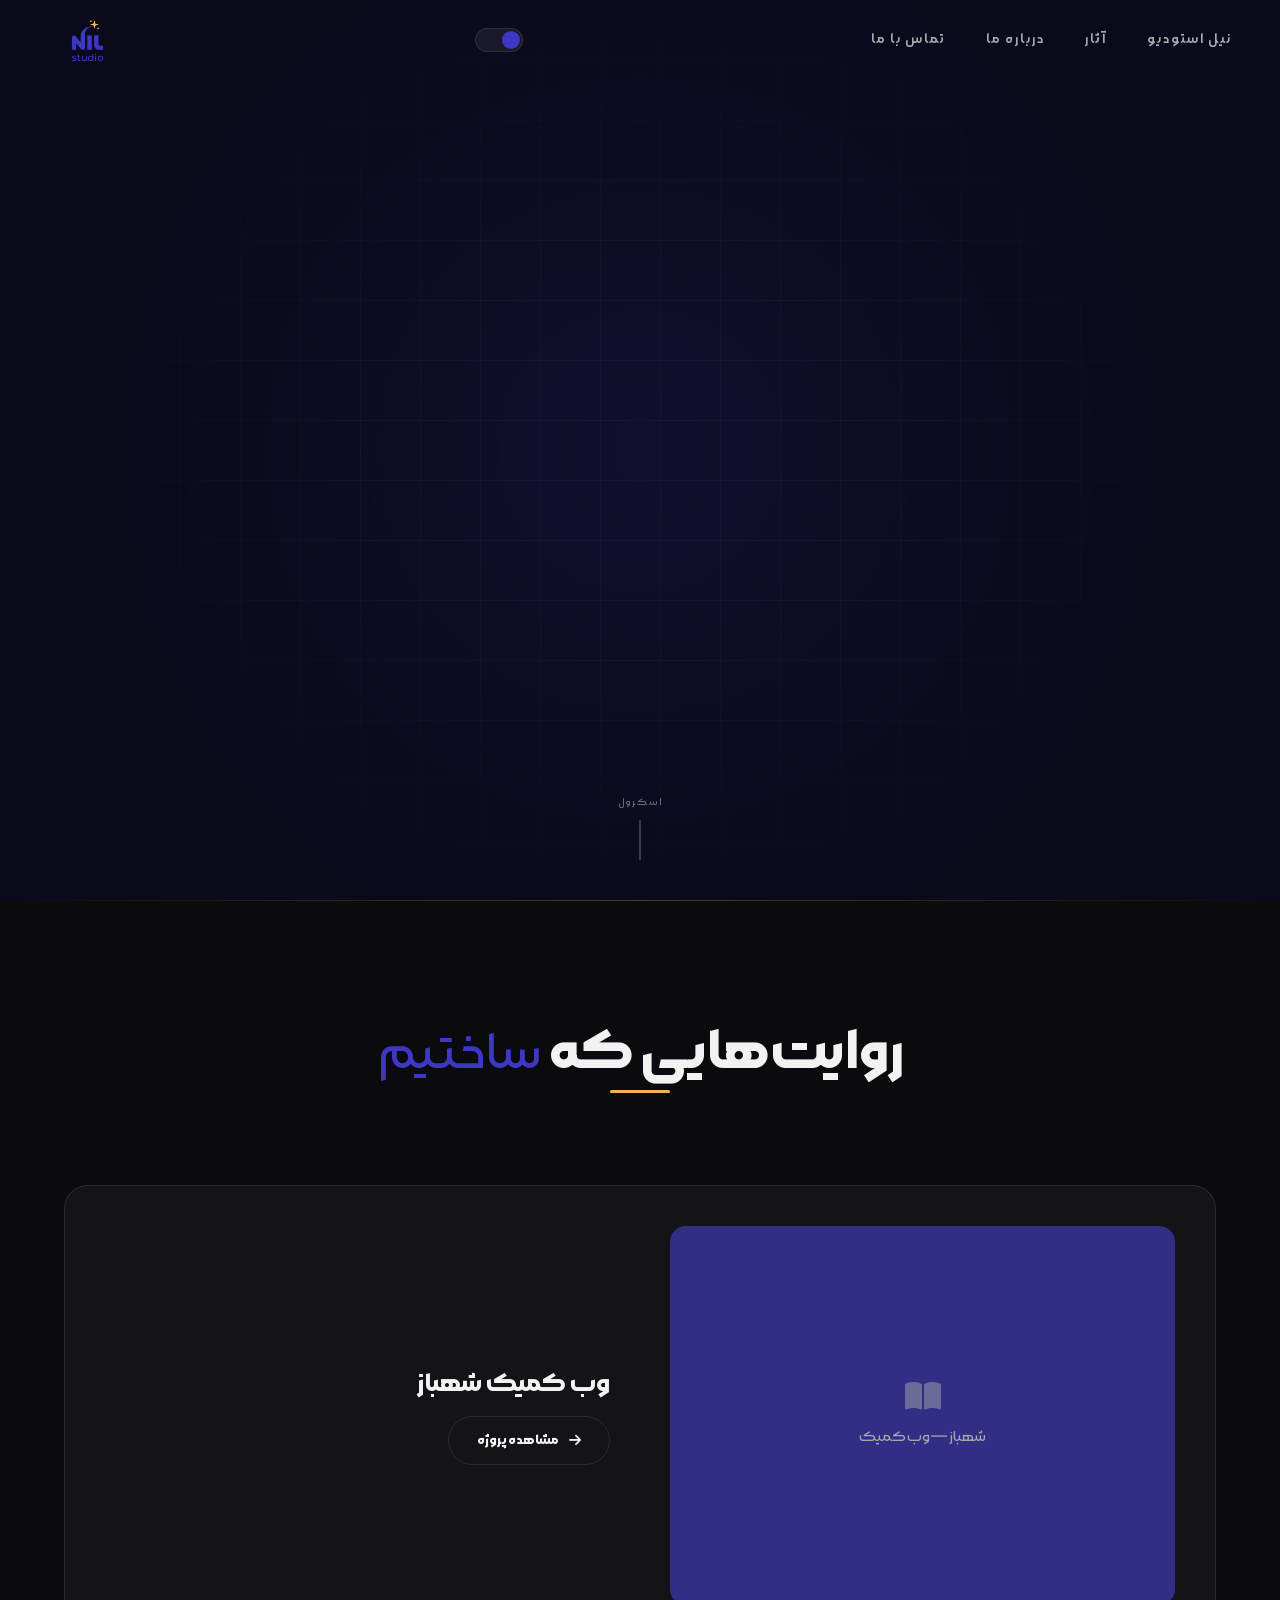
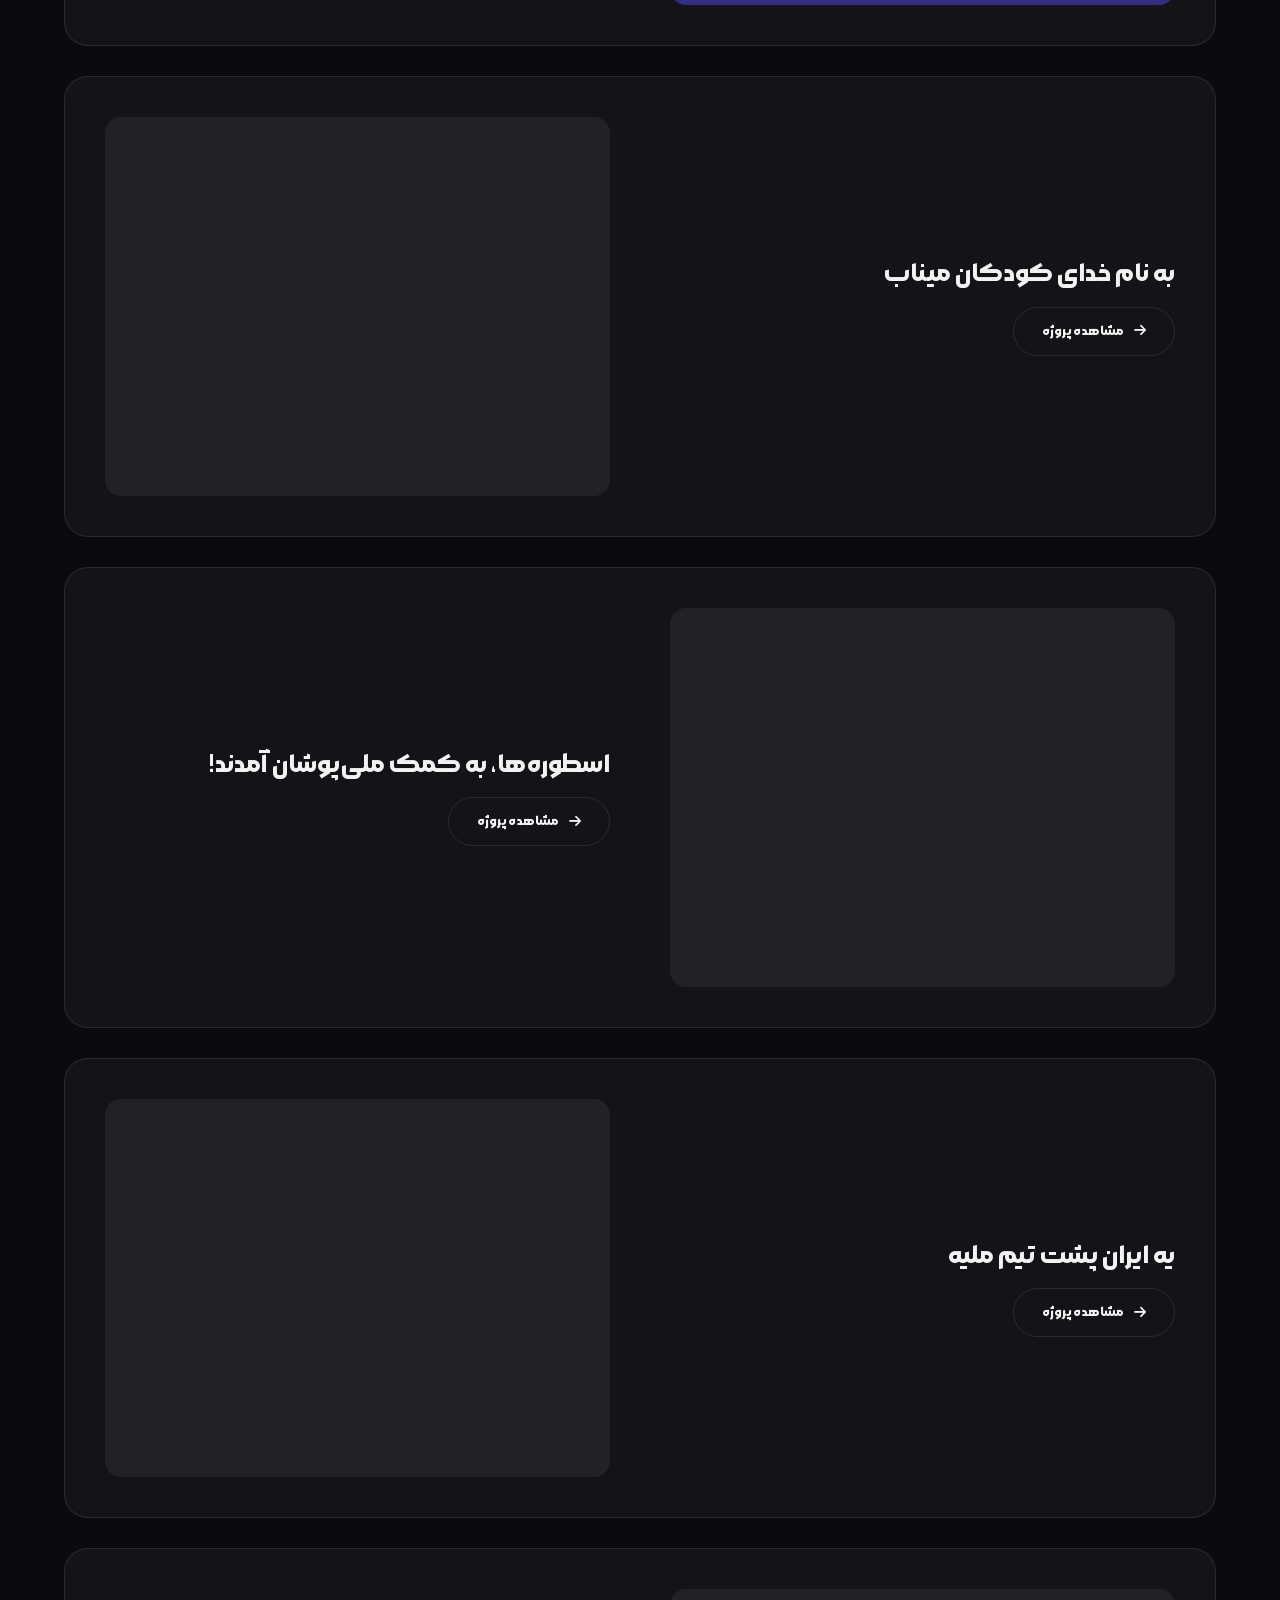
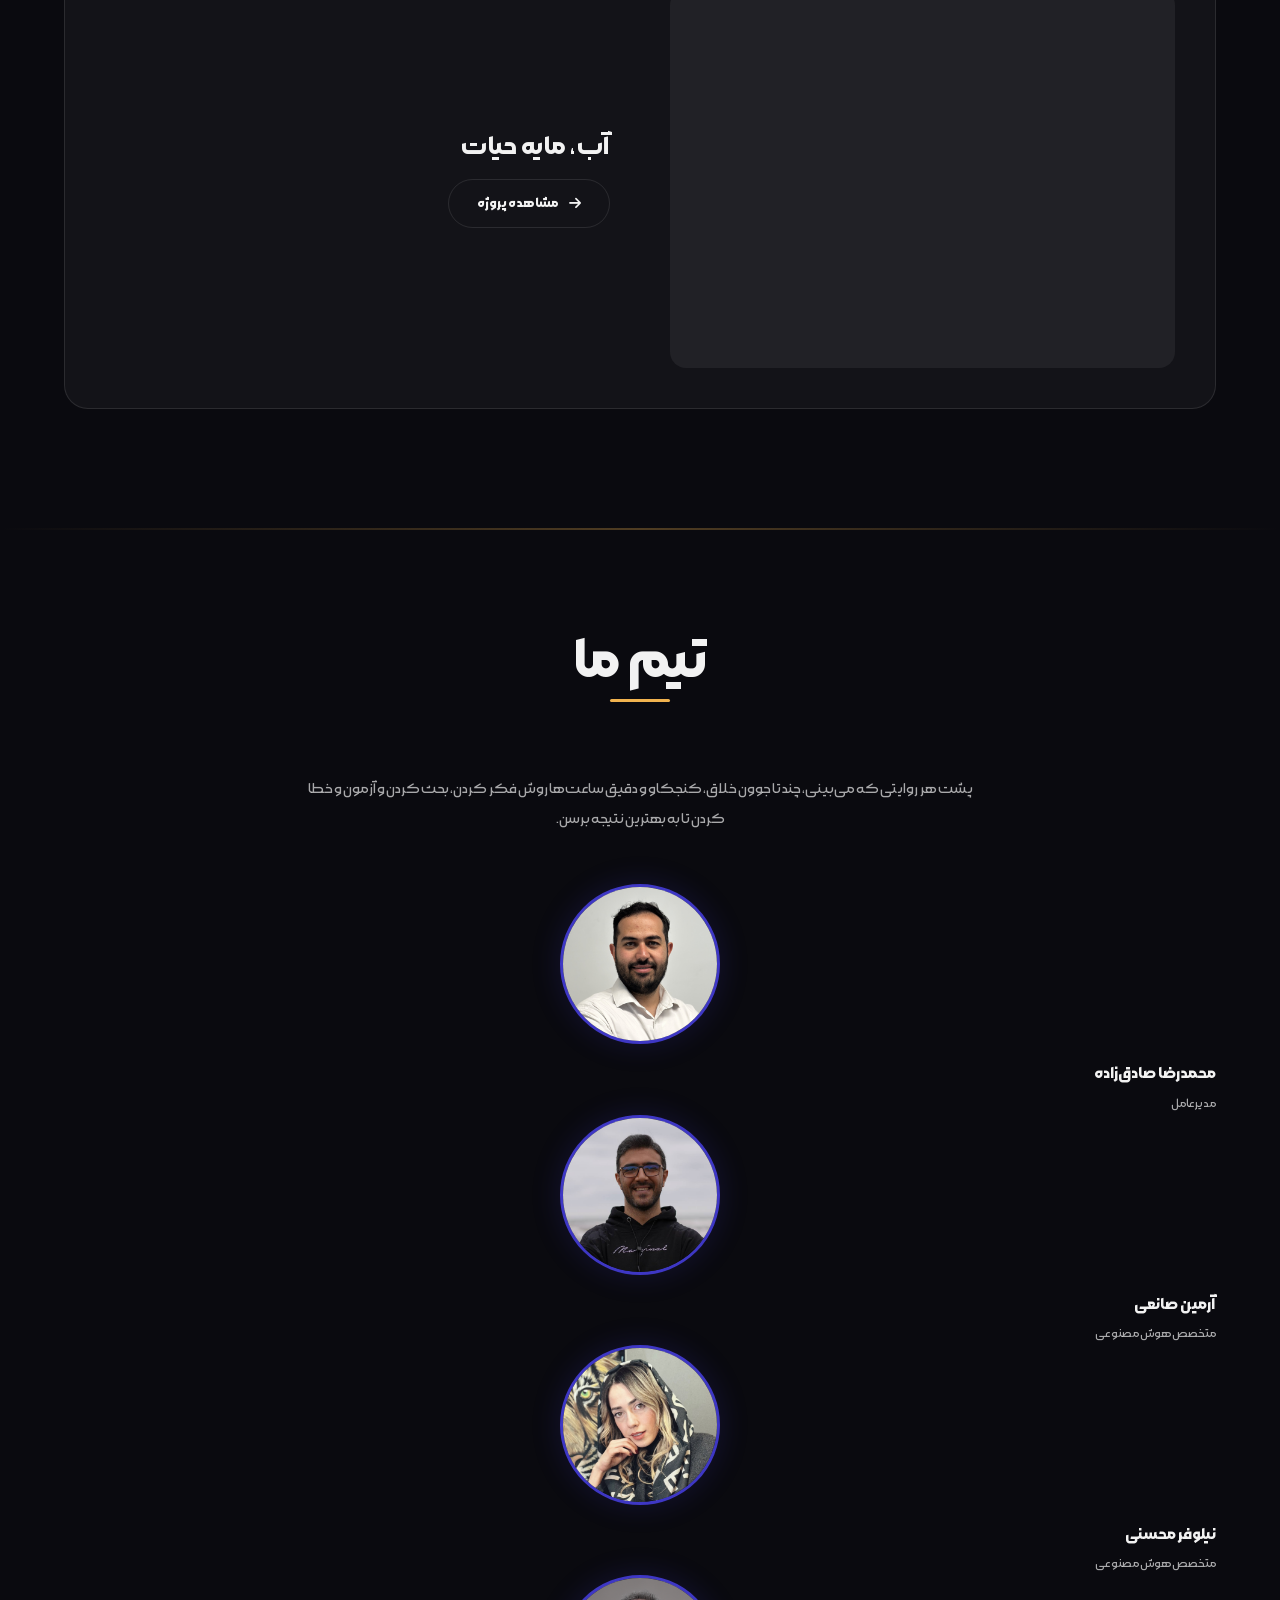
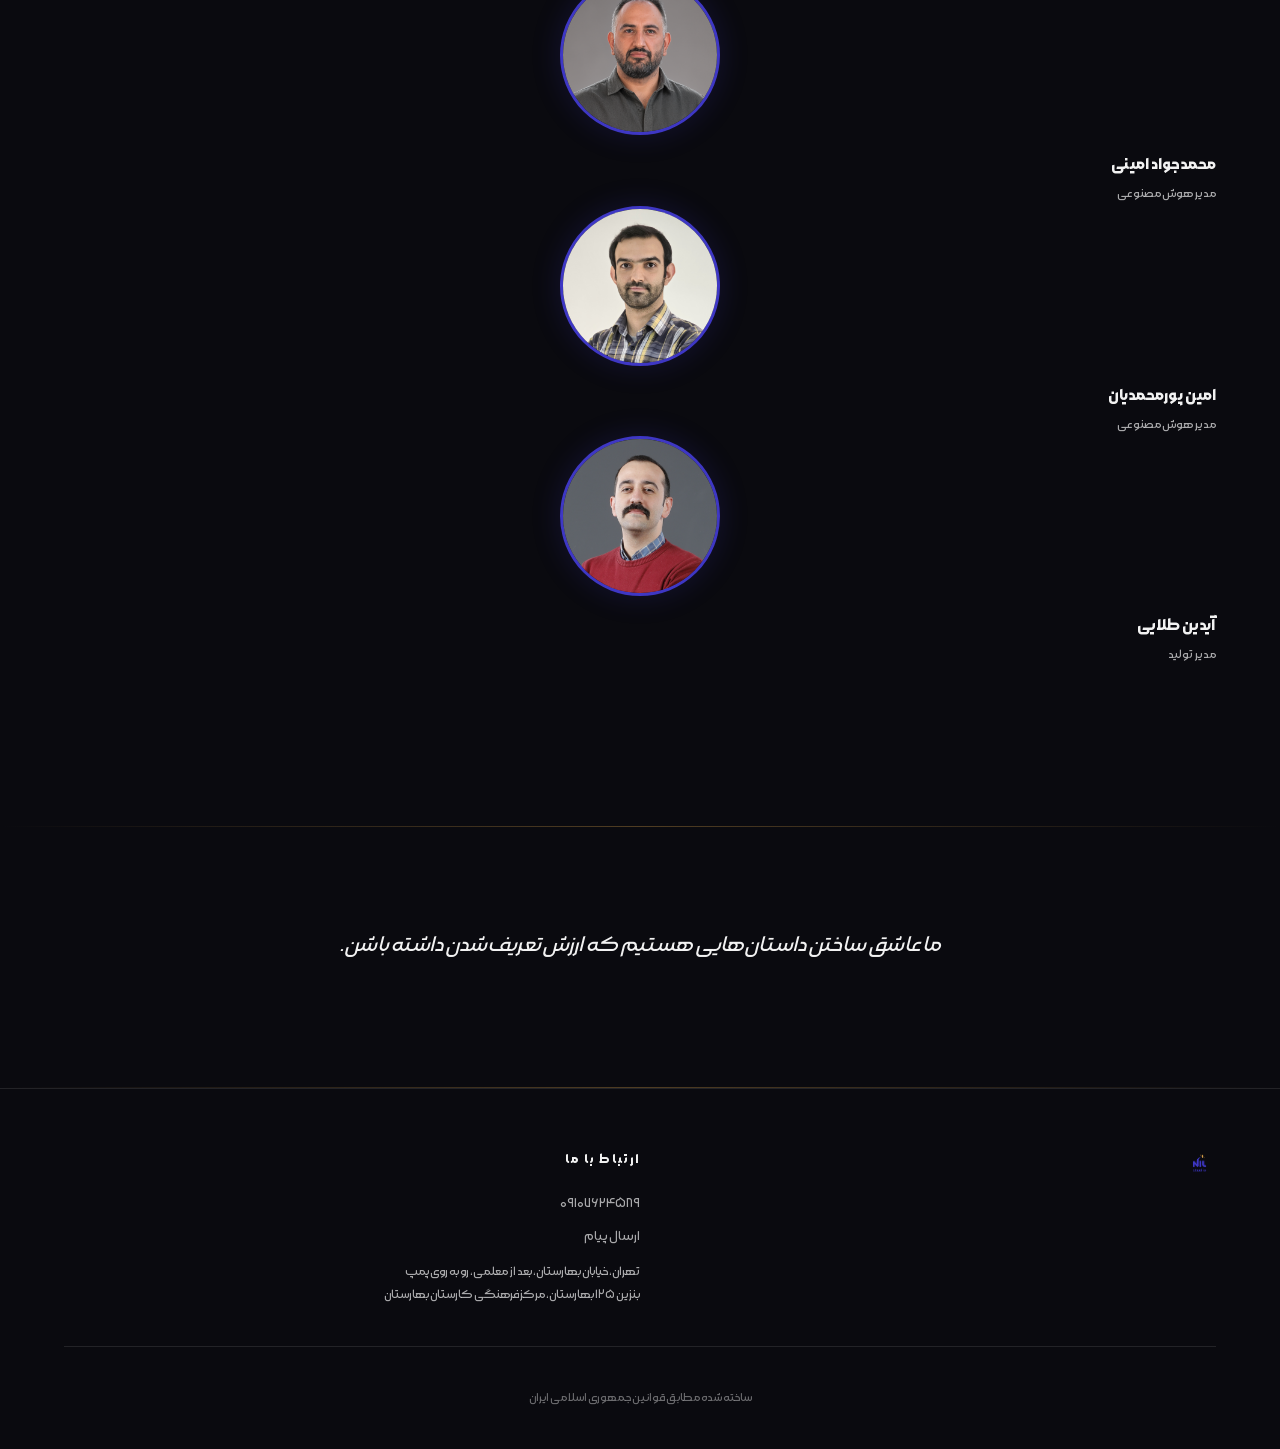
<file: index.html>
<!DOCTYPE html>
<html lang="fa" dir="rtl">
<head>
  <meta charset="UTF-8" />
  <meta name="viewport" content="width=device-width, initial-scale=1.0" />
  <title>نیل استودیو — هنر روایت</title>
  <link rel="stylesheet" href="style.css" />
  <link rel="preconnect" href="https://fonts.googleapis.com">
  <link rel="preconnect" href="https://fonts.gstatic.com" crossorigin>
  <link href="https://fonts.googleapis.com/css2?family=Orbitron:wght@500;600;700&family=Inter:wght@300;400;500;600;700&display=swap" rel="stylesheet">
  <link rel="stylesheet" href="https://cdnjs.cloudflare.com/ajax/libs/font-awesome/6.4.0/css/all.min.css">
  <link rel="stylesheet" href="https://cdn.plyr.io/3.7.8/plyr.css">
</head>
<body>

  <header class="navbar">
    <nav>
      <ul>
        <li><a href="index.html">نیل استودیو</a></li>
        <li><a href="#projects">آثار</a></li>
        <li><a href="about.html">درباره ما</a></li>
        <li><a href="contact.html">تماس با ما</a></li>
      </ul>
    </nav>
    <div class="theme-toggle">
      <input type="checkbox" id="darkModeToggle">
      <label for="darkModeToggle"></label>
    </div>
    <a href="index.html" class="logo">
      <img draggable="false" src="logo.png" alt="نیل استودیو" style="height: 67px; width: auto;">
    </a>
  </header>

  <section class="hero hero-video">
    <div class="hero-video-bg">
      <video id="heroVideo" autoplay muted loop playsinline>
        <source src="videos/Site-Nilstudio.mp4" type="video/mp4">
      </video>

    </div>
    <div class="hero-grid"></div>
    <div class="hero-glow"></div>

      <div class="hero-content">
    </div>

    <div class="hero-scroll">
      <span>اسکرول</span>
      <div class="scroll-line"></div>
    </div>
  </section>

  <section class="projects-section" id="projects">
    <div class="container">
      <div class="projects-header">
        <h2 class="section-title reveal">روایت‌هایی که <span class="gradient-text">ساختیم</span></h2>
        </div>

      <div class="projects-grid">
        <div class="project-card reveal">
          <div class="project-card-content">
            <h3 class="project-card-title">وب کمیک شهباز</h3>
            <a href="project-shahbaz.html" class="project-card-link">
              <i class="fas fa-arrow-left"></i> مشاهده پروژه
            </a>
          </div>
          <div class="project-card-visual">
            <div class="project-card-visual-placeholder">
              <i class="fas fa-book-open"></i>
              <span>شهباز — وب کمیک</span>
            </div>
            <div class="project-card-visual-overlay"></div>
          </div>
        </div>

        <div class="project-card reveal">
          <div class="project-card-content">
            <h3 class="project-card-title">به نام خدای کودکان میناب</h3>
            <a href="project-minab.html#video" class="project-card-link">
              <i class="fas fa-arrow-left"></i> مشاهده پروژه
            </a>
          </div>
          <div class="project-card-visual">
            <video class="card-video plyr-video" loop playsinline preload="metadata">
              <source src="https://korm33nvzw24hbv4.public.blob.vercel-storage.com/upload-iJH3GiiTBpzkNFLOtLYG0NURc0yPLm" type="video/mp4">
            </video>
            <div class="project-card-visual-overlay"></div>
          </div>
        </div>

        <div class="project-card reveal">
          <div class="project-card-content">
            <h3 class="project-card-title">اسطوره‌ها، به کمک ملی‌پوشان آمدند!</h3>
            <a href="project-osstoreh.html#video" class="project-card-link">
              <i class="fas fa-arrow-left"></i> مشاهده پروژه
            </a>
          </div>
          <div class="project-card-visual">
            <video class="card-video plyr-video" loop playsinline preload="metadata">
              <source src="https://korm33nvzw24hbv4.public.blob.vercel-storage.com/upload-fXag1rPOlh4Xpc5q2HO01uYQqqB3u4" type="video/mp4">
            </video>
            <div class="project-card-visual-overlay"></div>
          </div>
        </div>

        <div class="project-card reveal">
          <div class="project-card-content">
            <h3 class="project-card-title">یه ایران پشت تیم ملیه</h3>
            <a href="project-hemayat.html#video" class="project-card-link">
              <i class="fas fa-arrow-left"></i> مشاهده پروژه
            </a>
          </div>
          <div class="project-card-visual">
            <video class="card-video plyr-video" loop playsinline preload="metadata">
              <source src="https://korm33nvzw24hbv4.public.blob.vercel-storage.com/upload-WHH7dVtEXjqhcGaKXlZGSkJSc6cdsO" type="video/mp4">
            </video>
            <div class="project-card-visual-overlay"></div>
          </div>
        </div>

        <div class="project-card reveal">
          <div class="project-card-content">
            <h3 class="project-card-title">آب، مایه حیات</h3>
            <a href="project-abfa.html#video" class="project-card-link">
              <i class="fas fa-arrow-left"></i> مشاهده پروژه
            </a>
          </div>
          <div class="project-card-visual">
            <video class="card-video plyr-video" loop playsinline preload="metadata">
              <source src="https://korm33nvzw24hbv4.public.blob.vercel-storage.com/upload-WRgxTX6Z26lm0wO1dSUe0dDabnWZsS" type="video/mp4">
            </video>
            <div class="project-card-visual-overlay"></div>
          </div>
        </div>
      </div>
    </div>
  </section>



  <section class="team-section" id="team">
    <div class="container">
      <div class="team-header">
        <h2 class="section-title reveal">تیم ما</h2>
      </div>

      <p class="team-description reveal">
        پشت هر روایتی که می‌بینی، چند تا جوون خلاق، کنجکاو و دقیق ساعت‌ها روش فکر کردن، بحث کردن و آزمون و خطا کردن تا به بهترین نتیجه برسن.
      </p>

      <div class="team-carousel">
        <div class="team-carousel-stage" id="teamStage">
          <div class="team-carousel-slide">
            <div class="team-slide-img"><img draggable="false" src="team/محمدرضا صادق زاده.png" alt="محمدرضا صادق‌زاده"></div>
            <div class="team-slide-name">محمدرضا صادق‌زاده</div>
            <div class="team-slide-role">مدیرعامل</div>
          </div>
          <div class="team-carousel-slide">
            <div class="team-slide-img"><img draggable="false" src="team/آرمین صانعی.png" alt="آرمین صانعی"></div>
            <div class="team-slide-name">آرمین صانعی</div>
            <div class="team-slide-role">متخصص هوش مصنوعی</div>
          </div>
          <div class="team-carousel-slide">
            <div class="team-slide-img"><img draggable="false" src="team/نیلا محسنی.PNG" alt="نیلوفر محسنی"></div>
            <div class="team-slide-name">نیلوفر محسنی</div>
            <div class="team-slide-role">متخصص هوش مصنوعی</div>
          </div>
          <div class="team-carousel-slide">
            <div class="team-slide-img"><img draggable="false" src="team/محمد جواد امینی.png" alt="محمدجواد امینی"></div>
            <div class="team-slide-name">محمدجواد امینی</div>
            <div class="team-slide-role">مدیر هوش مصنوعی</div>
          </div>
          <div class="team-carousel-slide">
            <div class="team-slide-img"><img draggable="false" src="team/امین پور محمدیان.png" alt="امین پورمحمدیان"></div>
            <div class="team-slide-name">امین پورمحمدیان</div>
            <div class="team-slide-role">مدیر هوش مصنوعی</div>
          </div>
          <div class="team-carousel-slide">
            <div class="team-slide-img"><img draggable="false" src="team/آیدین طلایی.png" alt="آیدین طلایی"></div>
            <div class="team-slide-name">آیدین طلایی</div>
            <div class="team-slide-role">مدیر تولید</div>
          </div>
        </div>

      </div>
    </div>
  </section>

  <section class="quote-section">
    <div class="container">
      <div class="quote-block reveal">
        <p class="quote-text">
          ما عاشق ساختن داستان‌هایی هستیم که ارزش تعریف‌شدن داشته باشن.
        </p>
      </div>
    </div>
  </section>

  <footer class="footer">
    <div class="container">
      <div class="footer-grid">
        <div class="footer-brand">
          <img draggable="false" src="logo.png" alt="نیل استودیو" style="height: 28px; width: auto; margin-bottom: 16px;">
        </div>
        <div class="footer-links">
          <h4>ارتباط با ما</h4>
          <a href="tel:+989107624589">۰۹۱۰۷۶۲۴۵۸۹</a>
          <a href="contact.html">ارسال پیام</a>
          <p style="color: var(--text-secondary); font-size: 0.85rem; line-height: 1.7; margin-top: 8px;">
            تهران، خیابان بهارستان، بعد از معلمی، رو به روی پمپ بنزین ۱۲۵ بهارستان، مرکز فرهنگی کارستان بهارستان
          </p>
        </div>
      </div>
      <div class="footer-bottom">
        ساخته شده مطابق قوانین جمهوری اسلامی ایران
      </div>
    </div>
  </footer>

  <script src="https://cdn.plyr.io/3.7.8/plyr.js"></script>
  <script src="script.js"></script>
</body>
</html>
</file>
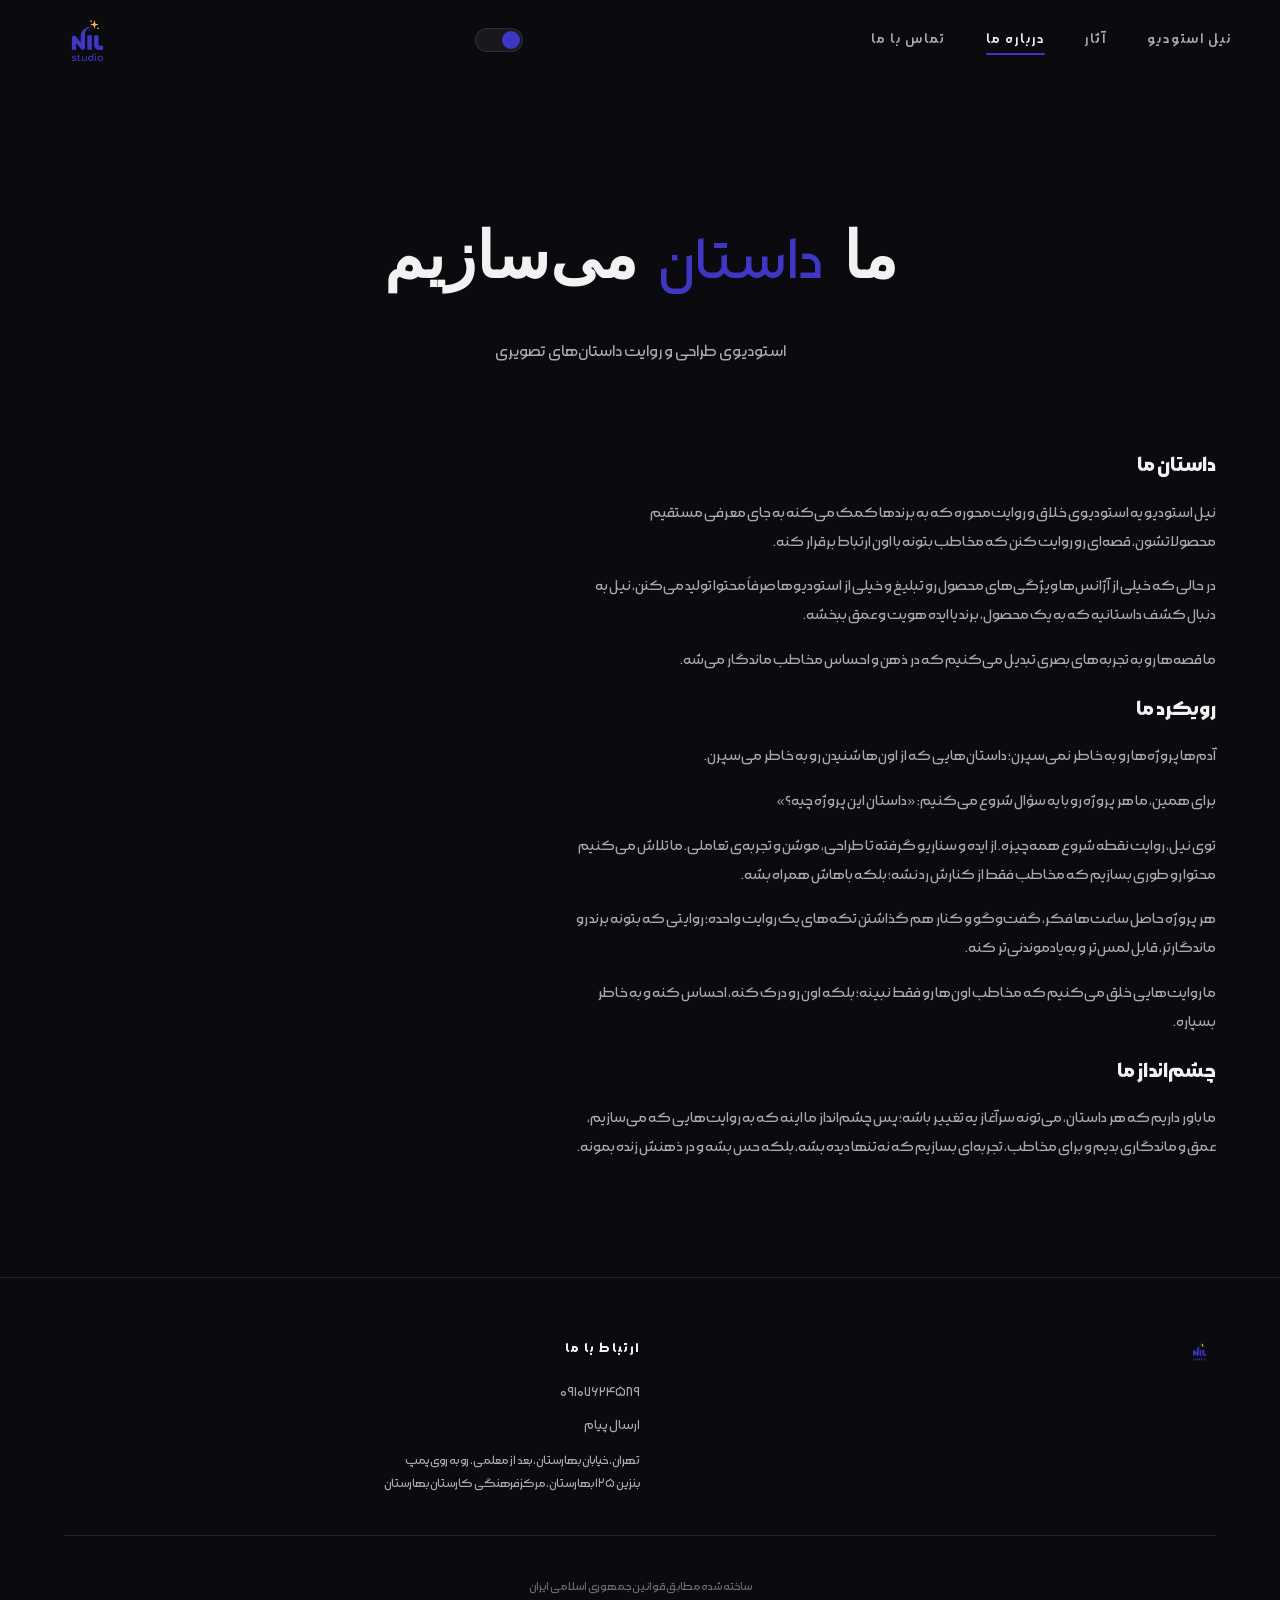
<file: about.html>
<!DOCTYPE html>
<html lang="fa" dir="rtl">
<head>
  <meta charset="UTF-8" />
  <meta name="viewport" content="width=device-width, initial-scale=1.0" />
  <title>درباره ما — نیل استودیو</title>
  <link rel="stylesheet" href="style.css" />
  <link rel="preconnect" href="https://fonts.googleapis.com">
  <link rel="preconnect" href="https://fonts.gstatic.com" crossorigin>
  <link href="https://fonts.googleapis.com/css2?family=Orbitron:wght@500;600;700&family=Inter:wght@300;400;500;600;700&display=swap" rel="stylesheet">
  <link rel="stylesheet" href="https://cdnjs.cloudflare.com/ajax/libs/font-awesome/6.4.0/css/all.min.css">
</head>
<body>

  <header class="navbar">
    <nav>
      <ul>
        <li><a href="index.html">نیل استودیو</a></li>
        <li><a href="index.html#projects">آثار</a></li>
        <li><a href="about.html" class="active">درباره ما</a></li>
        <li><a href="contact.html">تماس با ما</a></li>
      </ul>
    </nav>
    <div class="theme-toggle">
      <input type="checkbox" id="darkModeToggle">
      <label for="darkModeToggle"></label>
    </div>
    <a href="index.html" class="logo">
      <img src="logo.png" alt="نیل استودیو" style="height: 67px; width: auto;">
    </a>
  </header>

  <section class="about-page">
    <div class="about-hero-section">
      <div class="container">
        <h1 class="reveal">
          ما <span class="gradient-text">داستان</span> می‌سازیم
        </h1>
        <p class="section-subtitle reveal" style="margin: 0 auto; max-width: 600px;">
          استودیوی طراحی و روایت داستان‌های تصویری
        </p>
      </div>
    </div>

    <div class="about-content-section">
      <div class="container">
        <div class="about-grid">
        <div class="about-text-block">
            <div class="reveal">
              <h2>داستان ما</h2>
              <p>نیل استودیو یه استودیوی خلاق و روایت‌محوره که به برندها کمک می‌کنه به جای معرفی مستقیم محصولاتشون، قصه‌ای رو روایت کنن که مخاطب بتونه با اون ارتباط برقرار کنه.</p>
              <p>در حالی که خیلی از آژانس‌ها ویژگی‌های محصول رو تبلیغ و خیلی از استودیوها صرفاً محتوا تولید می‌کنن، نیل به دنبال کشف داستانیه که به یک محصول، برند یا ایده هویت و عمق ببخشه.</p>
              <p>ما قصه‌ها رو به تجربه‌های بصری تبدیل می‌کنیم که در ذهن و احساس مخاطب ماندگار می‌شه.</p>
            </div>

            <div class="reveal">
              <h2>رویکرد ما</h2>
              <p>آدم‌ها پروژه‌ها رو به خاطر نمی‌سپرن؛ داستان‌هایی که از اون‌ها شنیدن رو به خاطر می‌سپرن.</p>
              <p>برای همین، ما هر پروژه رو با یه سؤال شروع می‌کنیم: «داستان این پروژه چیه؟»</p>
              <p>توی نیل، روایت نقطه شروع همه‌چیزه. از ایده و سناریو گرفته تا طراحی، موشن و تجربه‌ی تعاملی. ما تلاش می‌کنیم محتوا رو طوری بسازیم که مخاطب فقط از کنارش رد نشه؛ بلکه باهاش همراه بشه.</p>
              <p>هر پروژه حاصل ساعت‌ها فکر، گفت‌وگو و کنار هم گذاشتن تکه‌های یک روایت واحده؛ روایتی که بتونه برند رو ماندگارتر، قابل لمس‌تر و به‌یادموندنی‌تر کنه.</p>
              <p>ما روایت‌هایی خلق می‌کنیم که مخاطب اون‌ها رو فقط نبینه؛ بلکه اون رو درک کنه، احساس کنه و به خاطر بسپاره.</p>
            </div>

            <div class="reveal">
              <h2>چشم‌انداز ما</h2>
              <p>ما باور داریم که هر داستان، می‌تونه سرآغاز یه تغییر باشه؛ پس چشم‌انداز ما اینه که به روایت‌هایی که می‌سازیم، عمق و ماندگاری بدیم و برای مخاطب، تجربه‌ای بسازیم که نه‌تنها دیده بشه، بلکه حس بشه و در ذهنش زنده بمونه.</p>
            </div>
          </div>
        </div>
      </div>
    </div>
  </section>

  <footer class="footer">
    <div class="container">
      <div class="footer-grid">
        <div class="footer-brand">
          <img src="logo.png" alt="نیل استودیو" style="height: 28px; width: auto; margin-bottom: 16px;">
        </div>
        <div class="footer-links">
          <h4>ارتباط با ما</h4>
          <a href="tel:+989107624589">۰۹۱۰۷۶۲۴۵۸۹</a>
          <a href="contact.html">ارسال پیام</a>
          <p style="color: var(--text-secondary); font-size: 0.85rem; line-height: 1.7; margin-top: 8px;">
            تهران، خیابان بهارستان، بعد از معلمی، رو به روی پمپ بنزین ۱۲۵ بهارستان، مرکز فرهنگی کارستان بهارستان
          </p>
        </div>
      </div>
      <div class="footer-bottom">
        ساخته شده مطابق قوانین جمهوری اسلامی ایران
      </div>
    </div>
  </footer>

  <script src="script.js"></script>
</body>
</html>
</file>
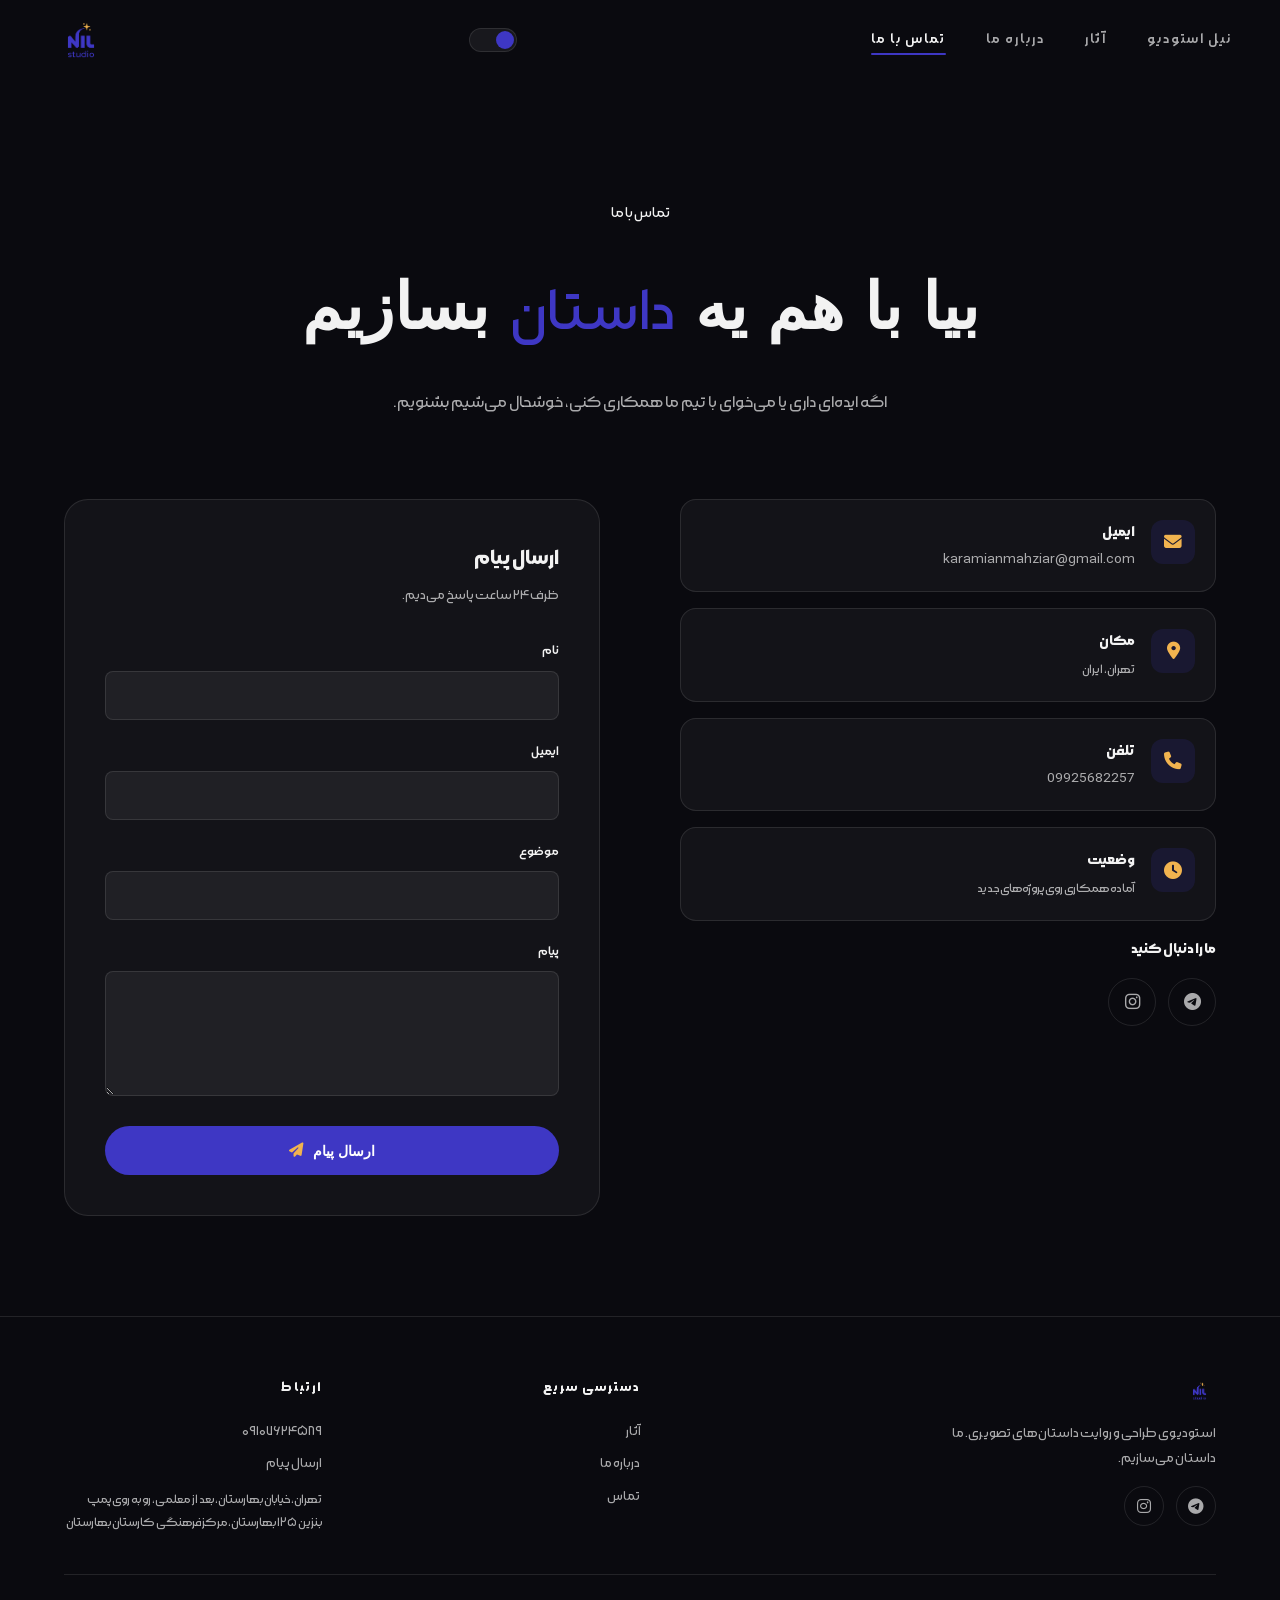
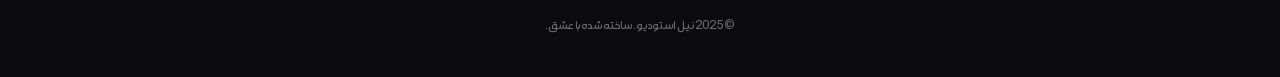
<file: contact.html>
<!DOCTYPE html>
<html lang="fa" dir="rtl">
<head>
  <meta charset="UTF-8" />
  <meta name="viewport" content="width=device-width, initial-scale=1.0" />
  <title>تماس — نیل استودیو</title>
  <link rel="stylesheet" href="style.css" />
  <link rel="preconnect" href="https://fonts.googleapis.com">
  <link rel="preconnect" href="https://fonts.gstatic.com" crossorigin>
  <link href="https://fonts.googleapis.com/css2?family=Orbitron:wght@500;600;700&family=Inter:wght@300;400;500;600;700&display=swap" rel="stylesheet">
  <link rel="stylesheet" href="https://cdnjs.cloudflare.com/ajax/libs/font-awesome/6.4.0/css/all.min.css">
</head>
<body>

  <header class="navbar">
    <nav>
      <ul>
        <li><a href="index.html">نیل استودیو</a></li>
        <li><a href="index.html#projects">آثار</a></li>
        <li><a href="about.html">درباره ما</a></li>
        <li><a href="contact.html" class="active">تماس با ما</a></li>
      </ul>
    </nav>
    <div class="theme-toggle">
      <input type="checkbox" id="darkModeToggle">
      <label for="darkModeToggle"></label>
    </div>
    <a href="index.html" class="logo">
      <img src="logo.png" alt="نیل استودیو" style="height: 56px; width: auto;">
    </a>
  </header>

  <section class="contact-page">
    <div class="contact-hero-section">
      <div class="container">
        <div class="hero-badge reveal" style="display: inline-flex; margin-bottom: 24px;">
          <span class="hero-badge-dot"></span>
          تماس با ما
        </div>
        <h1 class="reveal">
          بیا با هم یه <span class="gradient-text">داستان</span> بسازیم
        </h1>
        <p class="section-subtitle reveal" style="margin: 0 auto; max-width: 600px;">
          اگه ایده‌ای داری یا می‌خوای با تیم ما همکاری کنی، خوشحال می‌شیم بشنویم.
        </p>
      </div>
    </div>

    <div class="contact-content-section">
      <div class="container">
        <div class="contact-grid">
          <div class="contact-info-cards">
            <div class="reveal">
              <a href="https://mail.google.com/mail/?view=cm&to=karamianmahziar@gmail.com" target="_blank" rel="noopener" class="contact-info-card">
                <div class="contact-info-card-icon">
                  <i class="fas fa-envelope"></i>
                </div>
                <div>
                  <h4>ایمیل</h4>
                  <p>karamianmahziar@gmail.com</p>
                </div>
              </a>
            </div>

            <div class="reveal">
              <a href="https://www.google.com/maps/search/?api=1&query=%D8%AA%D9%87%D8%B1%D8%A7%D9%86%D8%8C+%D8%AE%DB%8C%D8%A7%D8%A8%D8%A7%D9%86+%D8%A8%D9%87%D8%A7%D8%B1%D8%B3%D8%AA%D8%A7%D9%86%D8%8C+%D8%A8%D8%B9%D8%AF+%D8%A7%D8%B2+%D9%85%D8%B9%D9%84%D9%85%DB%8C%D8%8C+%D8%AE%DB%8C%D8%A7%D8%A8%D8%A7%D9%86+%D8%A8%D9%87+%D8%B1%D9%88%DB%8C+%D9%BE%D9%85%D9%BE+%D8%A8%D9%86%D8%B2%DB%8C%D9%86+%DB%B1%DB%B2%DB%B5+%D8%A8%D9%87%D8%A7%D8%B1%D8%B3%D8%AA%D8%A7%D9%86%D8%8C+%D9%85%D8%B1%DA%A9%D8%B2+%D9%81%D8%B1%D9%87%D9%86%DA%AF%DB%8C+%DA%A9%D8%A7%D8%B1%D8%B3%D8%AA%D8%A7%D9%86+%D8%A8%D9%87%D8%A7%D8%B1%D8%B3%D8%AA%D8%A7%D9%86" target="_blank" rel="noopener" class="contact-info-card">
                <div class="contact-info-card-icon">
                  <i class="fas fa-map-marker-alt"></i>
                </div>
                <div>
                  <h4>مکان</h4>
                  <p>تهران، ایران</p>
                </div>
              </a>
            </div>

            <div class="reveal">
              <a href="tel:+989925682257" class="contact-info-card">
                <div class="contact-info-card-icon">
                  <i class="fas fa-phone"></i>
                </div>
                <div>
                  <h4>تلفن</h4>
                  <p>09925682257</p>
                </div>
              </a>
            </div>

            <div class="reveal">
              <div class="contact-info-card">
                <div class="contact-info-card-icon">
                  <i class="fas fa-clock"></i>
                </div>
                <div>
                  <h4>وضعیت</h4>
                  <p>آماده همکاری روی پروژه‌های جدید</p>
                </div>
              </div>
            </div>

            <div class="reveal">
              <h4 style="margin-bottom: 16px; font-size: 0.9rem; font-weight: 600;">ما را دنبال کنید</h4>
              <div class="contact-socials">
                <a href="https://t.me/nilstudiooo" target="_blank" aria-label="Telegram"><i class="fab fa-telegram-plane"></i></a>
                <a href="https://www.instagram.com/nilstudioo" target="_blank" aria-label="Instagram"><i class="fab fa-instagram"></i></a>
              </div>
            </div>
          </div>

          <div class="reveal">
            <div class="contact-form-card">
              <h3>ارسال پیام</h3>
              <p>ظرف ۲۴ ساعت پاسخ می‌دیم.</p>
              <form id="contactForm">
                <div class="form-group">
                  <label for="name">نام</label>
                  <input type="text" id="name" name="name" required>
                </div>
                <div class="form-group">
                  <label for="email">ایمیل</label>
                  <input type="email" id="email" name="email" required>
                </div>
                <div class="form-group">
                  <label for="subject">موضوع</label>
                  <input type="text" id="subject" name="subject" required>
                </div>
                <div class="form-group">
                  <label for="message">پیام</label>
                  <textarea id="message" name="message" rows="5" required></textarea>
                </div>
                <button type="submit" class="btn-primary submit-btn" style="width: 100%; justify-content: center;">
                  ارسال پیام <i class="fas fa-paper-plane"></i>
                </button>
              </form>
            </div>
          </div>
        </div>
      </div>
    </div>
  </section>

  <footer class="footer">
    <div class="container">
      <div class="footer-grid">
        <div class="footer-brand">
          <img src="logo.png" alt="نیل استودیو" style="height: 28px; width: auto; margin-bottom: 16px;">
          <p>استودیوی طراحی و روایت داستان‌های تصویری. ما داستان می‌سازیم.</p>
          <div class="footer-social">
            <a href="https://t.me/nilstudiooo" target="_blank" aria-label="Telegram"><i class="fab fa-telegram-plane"></i></a>
            <a href="https://www.instagram.com/nilstudioo" target="_blank" aria-label="Instagram"><i class="fab fa-instagram"></i></a>
          </div>
        </div>
        <div class="footer-links">
          <h4>دسترسی سریع</h4>
          <a href="index.html">آثار</a>
          <a href="about.html">درباره ما</a>
          <a href="contact.html">تماس</a>
        </div>
        <div class="footer-links">
          <h4>ارتباط</h4>
          <a href="tel:+989107624589">۰۹۱۰۷۶۲۴۵۸۹</a>
          <a href="contact.html">ارسال پیام</a>
          <p style="color: var(--text-secondary); font-size: 0.85rem; line-height: 1.7; margin-top: 8px;">
            تهران، خیابان بهارستان، بعد از معلمی، رو به روی پمپ بنزین ۱۲۵ بهارستان، مرکز فرهنگی کارستان بهارستان
          </p>
        </div>
      </div>
      <div class="footer-bottom">
        &copy; 2025 نیل استودیو. ساخته شده با عشق.
      </div>
    </div>
  </footer>

  <script src="script.js"></script>
</body>
</html>
</file>
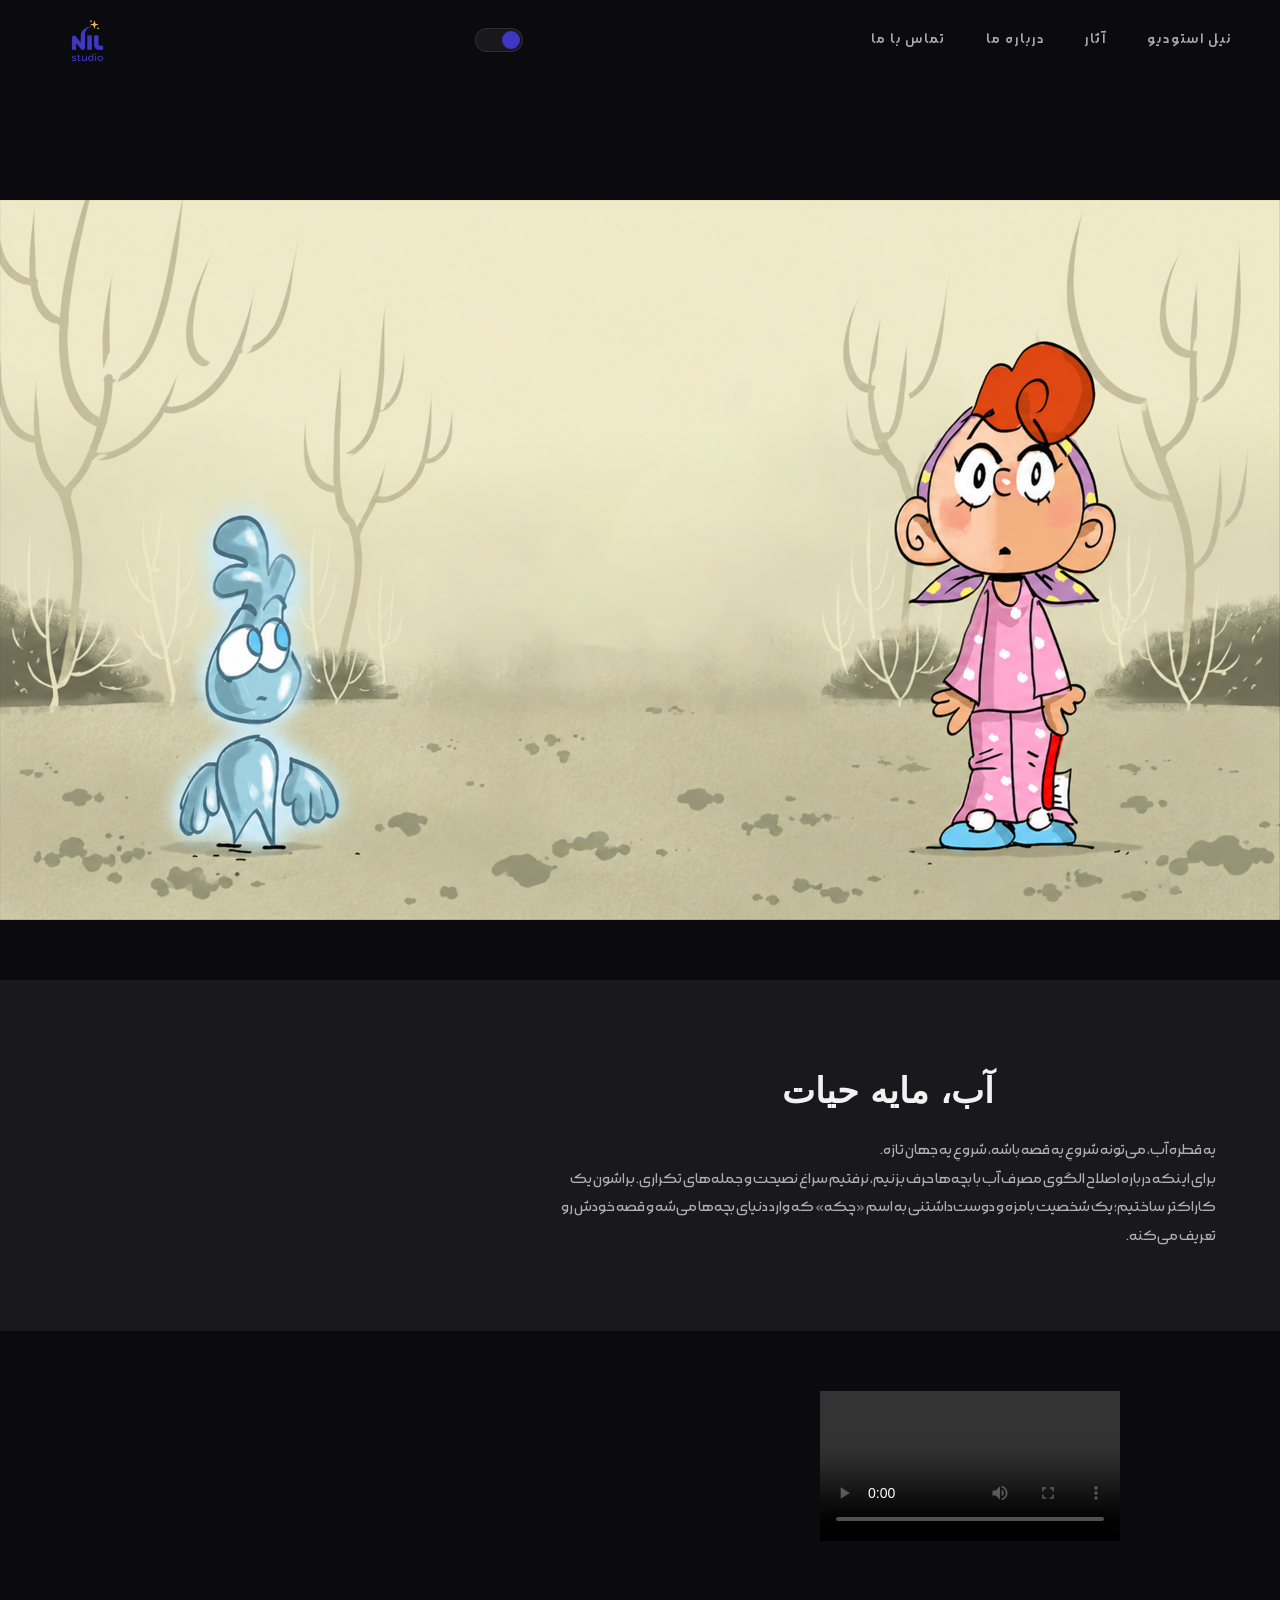
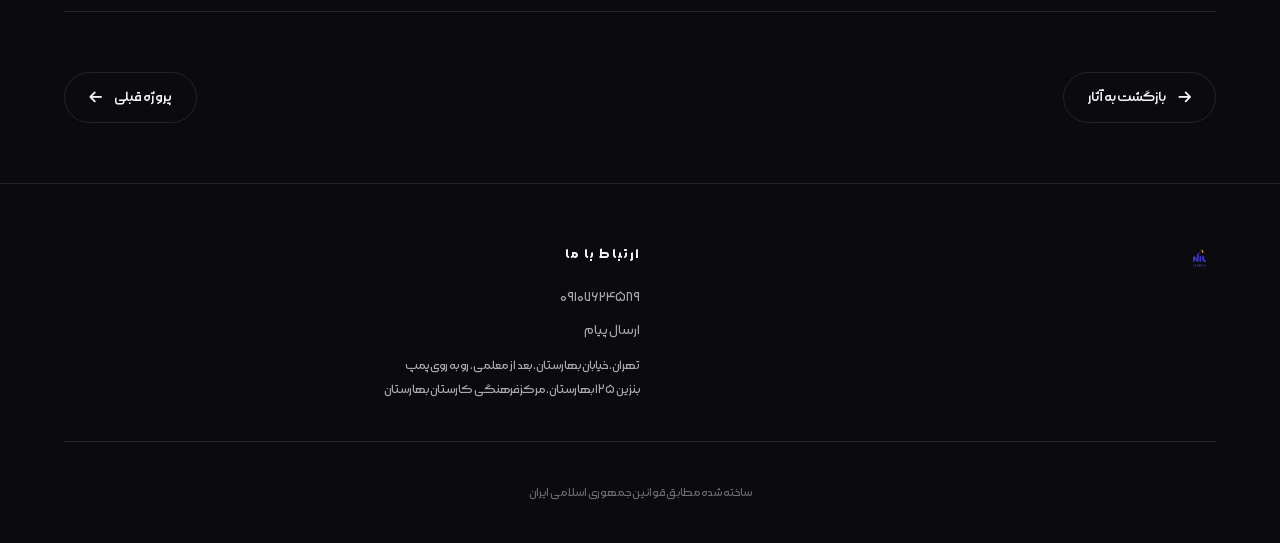
<file: project-abfa.html>
<!DOCTYPE html>
<html lang="fa" dir="rtl">
<head>
  <meta charset="UTF-8" />
  <meta name="viewport" content="width=device-width, initial-scale=1.0" />
  <title>آب، مایه حیات — نیل استودیو</title>
  <link rel="stylesheet" href="style.css" />
  <link rel="preconnect" href="https://fonts.googleapis.com">
  <link rel="preconnect" href="https://fonts.gstatic.com" crossorigin>
  <link href="https://fonts.googleapis.com/css2?family=Orbitron:wght@500;600;700&family=Inter:wght@300;400;500;600;700&display=swap" rel="stylesheet">
  <link rel="stylesheet" href="https://cdnjs.cloudflare.com/ajax/libs/font-awesome/6.4.0/css/all.min.css">
  <link rel="stylesheet" href="https://cdn.plyr.io/3.7.8/plyr.css">
</head>
<body>

  <header class="navbar">
    <nav>
      <ul>
        <li><a href="index.html">نیل استودیو</a></li>
        <li><a href="index.html#projects">آثار</a></li>
        <li><a href="about.html">درباره ما</a></li>
        <li><a href="contact.html">تماس با ما</a></li>
      </ul>
    </nav>
    <div class="theme-toggle">
      <input type="checkbox" id="darkModeToggle">
      <label for="darkModeToggle"></label>
    </div>
    <a href="index.html" class="logo">
      <img src="logo.png" alt="نیل استودیو" style="height: 67px; width: auto;">
    </a>
  </header>

  <section class="project-detail-page">
    <div class="project-detail-hero">
      <div class="project-hero-image">
        <img src="images/aab.png" alt="آب، مایه حیات">
      </div>
    </div>

    <section class="project-detail-section">
      <div class="container">
        <div class="overview-grid">
          <div class="overview-text reveal">
            <h2 class="overview-title">آب، مایه حیات</h2>
            <p>یه قطره آب، می‌تونه شروعِ یه قصه باشه، شروعِ یه جهان تازه.</p>
            <p>برای اینکه درباره اصلاح الگوی مصرف آب با بچه‌ها حرف بزنیم، نرفتیم سراغ نصیحت و جمله‌های تکراری. براشون یک کاراکتر ساختیم؛ یک شخصیت بامزه و دوست‌داشتنی به اسم «چکه» که وارد دنیای بچه‌ها می‌شه و قصه خودش رو تعریف می‌کنه.</p>
          </div>
        </div>
      </div>
    </section>

    <section class="project-detail-section video-section" id="video">
      <div class="container">
        <div class="video-wrapper reveal">
          <div class="video-loading"><i class="fas fa-spinner"></i><span>در حال بارگذاری...</span></div>
          <video class="plyr-video" playsinline controls preload="metadata">
            <source src="https://korm33nvzw24hbv4.public.blob.vercel-storage.com/upload-WRgxTX6Z26lm0wO1dSUe0dDabnWZsS" type="video/mp4">
          </video>
        </div>
        <div class="project-nav">
          <a href="index.html"><i class="fas fa-arrow-left"></i> بازگشت به آثار</a>
          <a href="project-hemayat.html">پروژه قبلی <i class="fas fa-arrow-right"></i></a>
        </div>
      </div>
    </section>
  </section>

  <footer class="footer">
    <div class="container">
      <div class="footer-grid">
        <div class="footer-brand">
          <img src="logo.png" alt="نیل استودیو" style="height: 28px; width: auto; margin-bottom: 16px;">
        </div>
        <div class="footer-links">
          <h4>ارتباط با ما</h4>
          <a href="tel:+989107624589">۰۹۱۰۷۶۲۴۵۸۹</a>
          <a href="contact.html">ارسال پیام</a>
          <p style="color: var(--text-secondary); font-size: 0.85rem; line-height: 1.7; margin-top: 8px;">
            تهران، خیابان بهارستان، بعد از معلمی، رو به روی پمپ بنزین ۱۲۵ بهارستان، مرکز فرهنگی کارستان بهارستان
          </p>
        </div>
      </div>
      <div class="footer-bottom">
        ساخته شده مطابق قوانین جمهوری اسلامی ایران
      </div>
    </div>
  </footer>

  <script src="https://cdn.plyr.io/3.7.8/plyr.js"></script>
  <script src="script.js"></script>
</body>
</html>
</file>
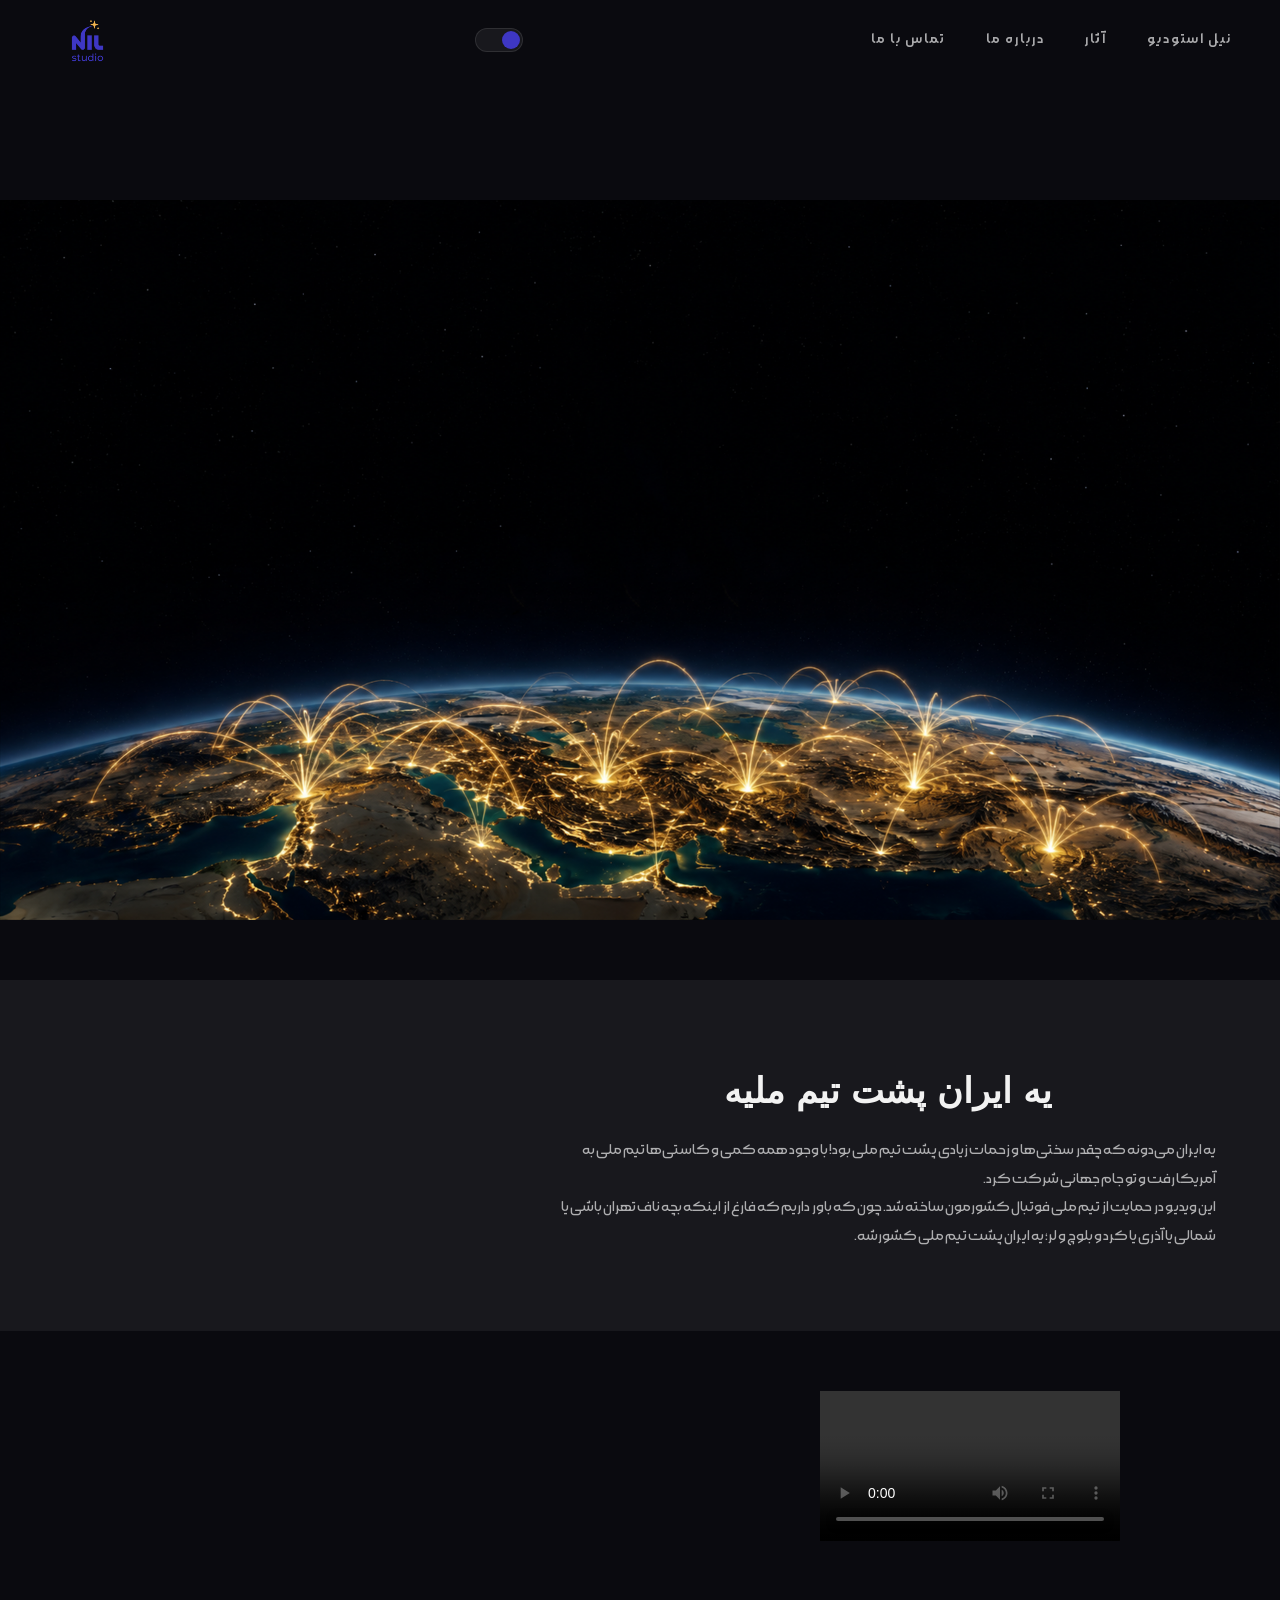
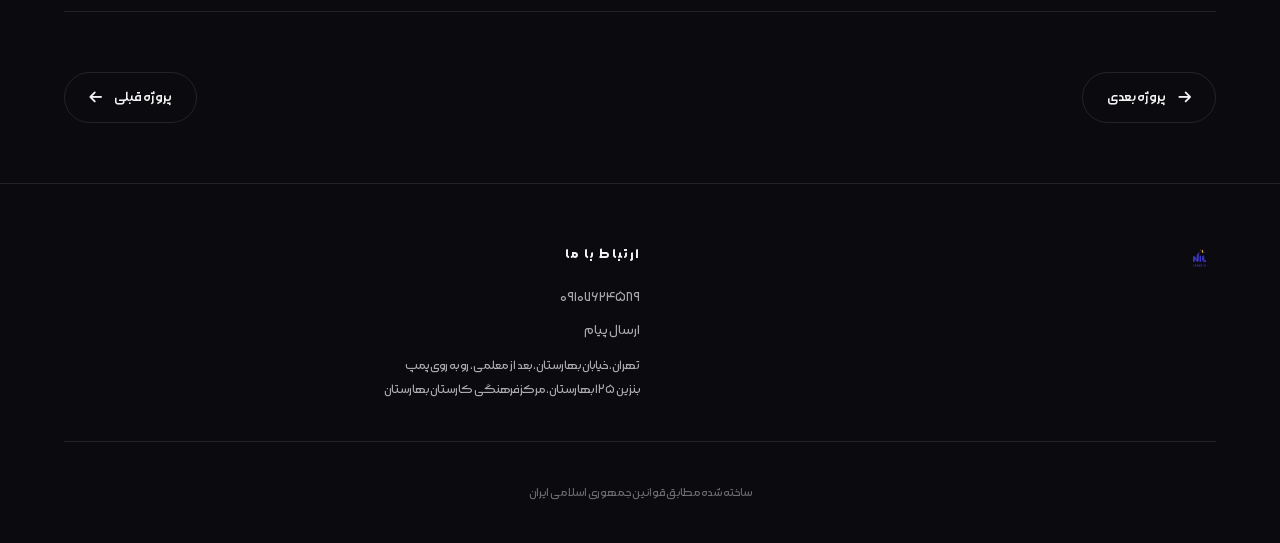
<file: project-hemayat.html>
<!DOCTYPE html>
<html lang="fa" dir="rtl">
<head>
  <meta charset="UTF-8" />
  <meta name="viewport" content="width=device-width, initial-scale=1.0" />
  <title>حمایت از تیم ملی — نیل استودیو</title>
  <link rel="stylesheet" href="style.css" />
  <link rel="preconnect" href="https://fonts.googleapis.com">
  <link rel="preconnect" href="https://fonts.gstatic.com" crossorigin>
  <link href="https://fonts.googleapis.com/css2?family=Orbitron:wght@500;600;700&family=Inter:wght@300;400;500;600;700&display=swap" rel="stylesheet">
  <link rel="stylesheet" href="https://cdnjs.cloudflare.com/ajax/libs/font-awesome/6.4.0/css/all.min.css">
  <link rel="stylesheet" href="https://cdn.plyr.io/3.7.8/plyr.css">
</head>
<body>

  <header class="navbar">
    <nav>
      <ul>
        <li><a href="index.html">نیل استودیو</a></li>
        <li><a href="index.html#projects">آثار</a></li>
        <li><a href="about.html">درباره ما</a></li>
        <li><a href="contact.html">تماس با ما</a></li>
      </ul>
    </nav>
    <div class="theme-toggle">
      <input type="checkbox" id="darkModeToggle">
      <label for="darkModeToggle"></label>
    </div>
    <a href="index.html" class="logo">
      <img src="logo.png" alt="نیل استودیو" style="height: 67px; width: auto;">
    </a>
  </header>

  <section class="project-detail-page">
    <div class="project-detail-hero">
      <div class="project-hero-image">
        <img src="images/teammeli.png" alt="یه ایران پشت تیم ملیه">
      </div>
    </div>

    <section class="project-detail-section">
      <div class="container">
        <div class="overview-grid">
          <div class="overview-text reveal">
            <h2 class="overview-title">یه ایران پشت تیم ملیه</h2>
            <p>یه ایران می‌دونه که چقدر سختی‌ها و زحمات زیادی پشت تیم ملی بود! با وجود همه کمی و کاستی‌ها تیم ملی به آمریکا رفت و تو جام جهانی شرکت کرد.</p>
            <p>این ویدیو در حمایت از تیم ملی فوتبال کشورمون ساخته شد. چون که باور داریم که فارغ از اینکه بچه ناف تهران باشی یا شمالی یا آذری یا کرد و بلوچ و لر؛ یه ایران پشت تیم ملی کشورشه.</p>
          </div>
        </div>
      </div>
    </section>

    <section class="project-detail-section video-section" id="video">
      <div class="container">
        <div class="video-wrapper reveal">
          <div class="video-loading"><i class="fas fa-spinner"></i><span>در حال بارگذاری...</span></div>
          <video class="plyr-video" playsinline controls preload="metadata">
            <source src="https://korm33nvzw24hbv4.public.blob.vercel-storage.com/upload-WHH7dVtEXjqhcGaKXlZGSkJSc6cdsO" type="video/mp4">
          </video>
        </div>
        <div class="project-nav">
          <a href="project-abfa.html"><i class="fas fa-arrow-left"></i> پروژه بعدی</a>
          <a href="project-osstoreh.html">پروژه قبلی <i class="fas fa-arrow-right"></i></a>
        </div>
      </div>
    </section>
  </section>

  <footer class="footer">
    <div class="container">
      <div class="footer-grid">
        <div class="footer-brand">
          <img src="logo.png" alt="نیل استودیو" style="height: 28px; width: auto; margin-bottom: 16px;">
        </div>
        <div class="footer-links">
          <h4>ارتباط با ما</h4>
          <a href="tel:+989107624589">۰۹۱۰۷۶۲۴۵۸۹</a>
          <a href="contact.html">ارسال پیام</a>
          <p style="color: var(--text-secondary); font-size: 0.85rem; line-height: 1.7; margin-top: 8px;">
            تهران، خیابان بهارستان، بعد از معلمی، رو به روی پمپ بنزین ۱۲۵ بهارستان، مرکز فرهنگی کارستان بهارستان
          </p>
        </div>
      </div>
      <div class="footer-bottom">
        ساخته شده مطابق قوانین جمهوری اسلامی ایران
      </div>
    </div>
  </footer>

  <script src="https://cdn.plyr.io/3.7.8/plyr.js"></script>
  <script src="script.js"></script>
</body>
</html>
</file>
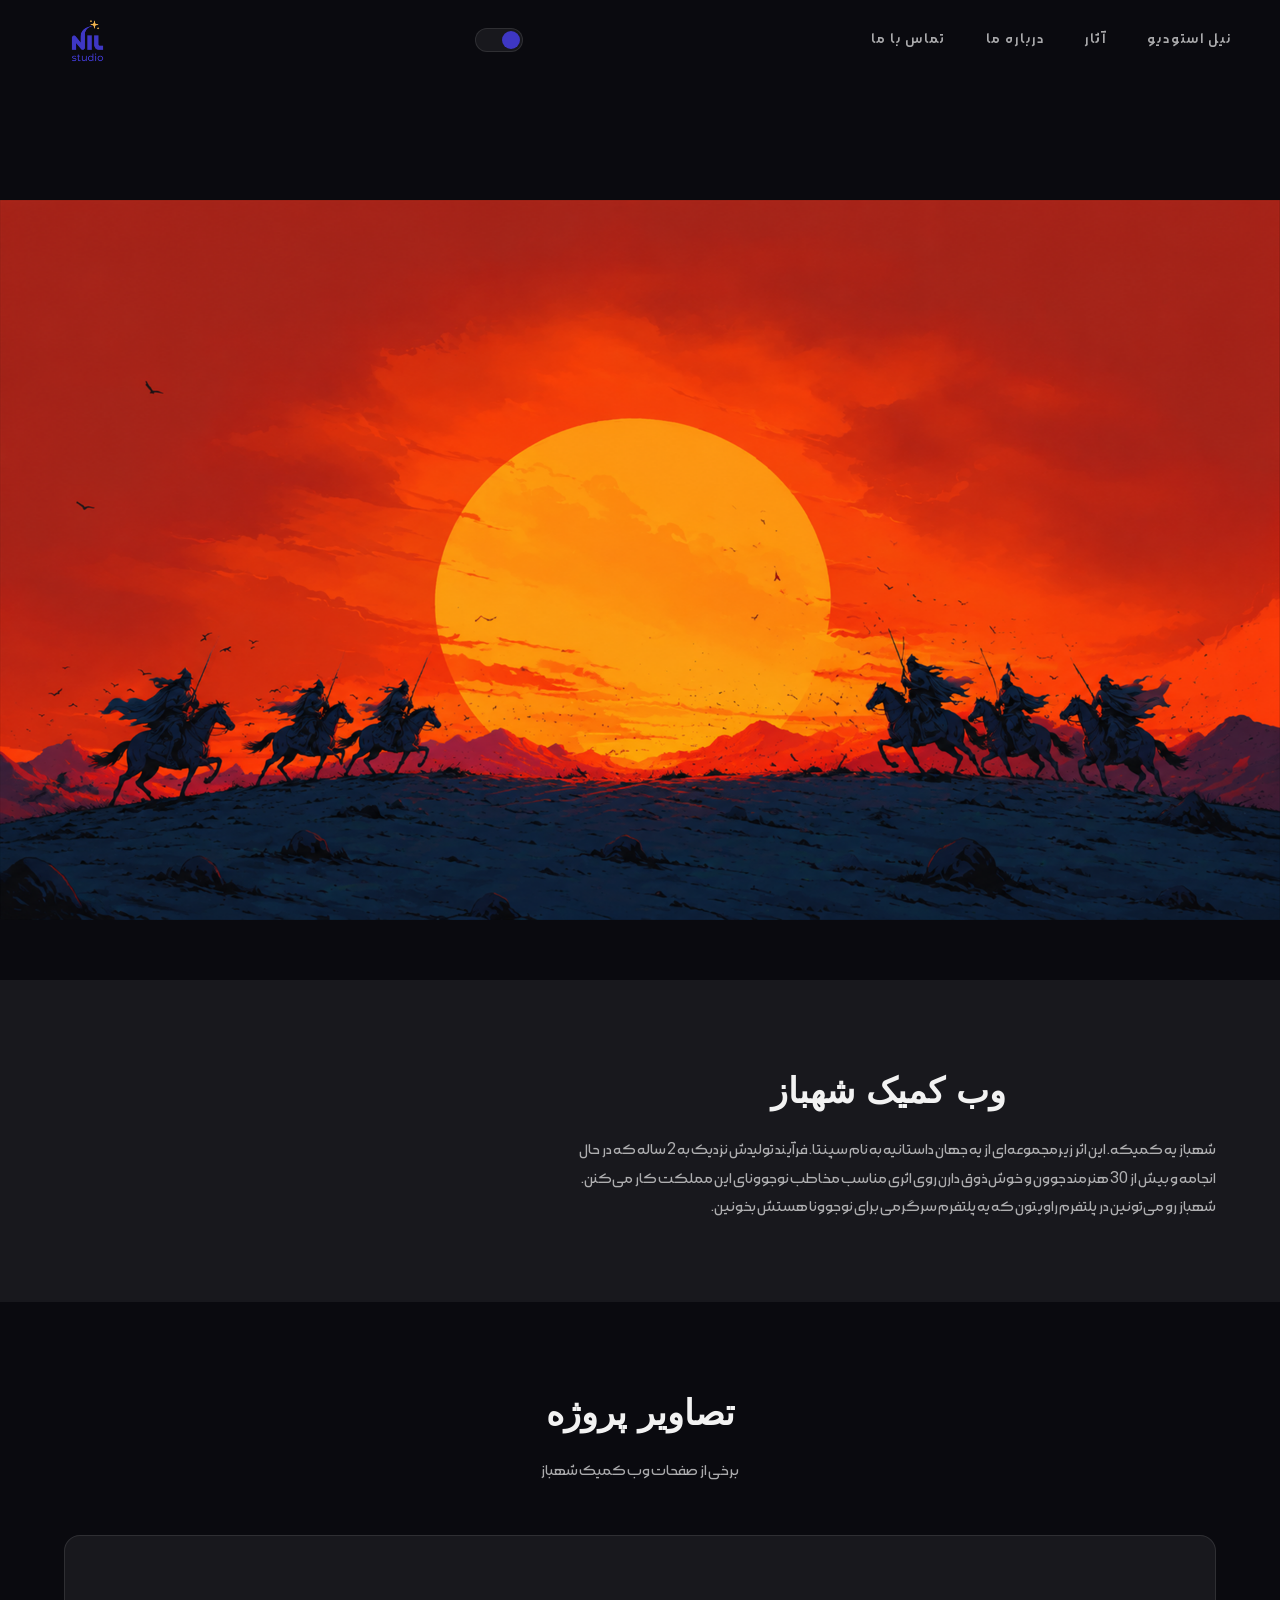
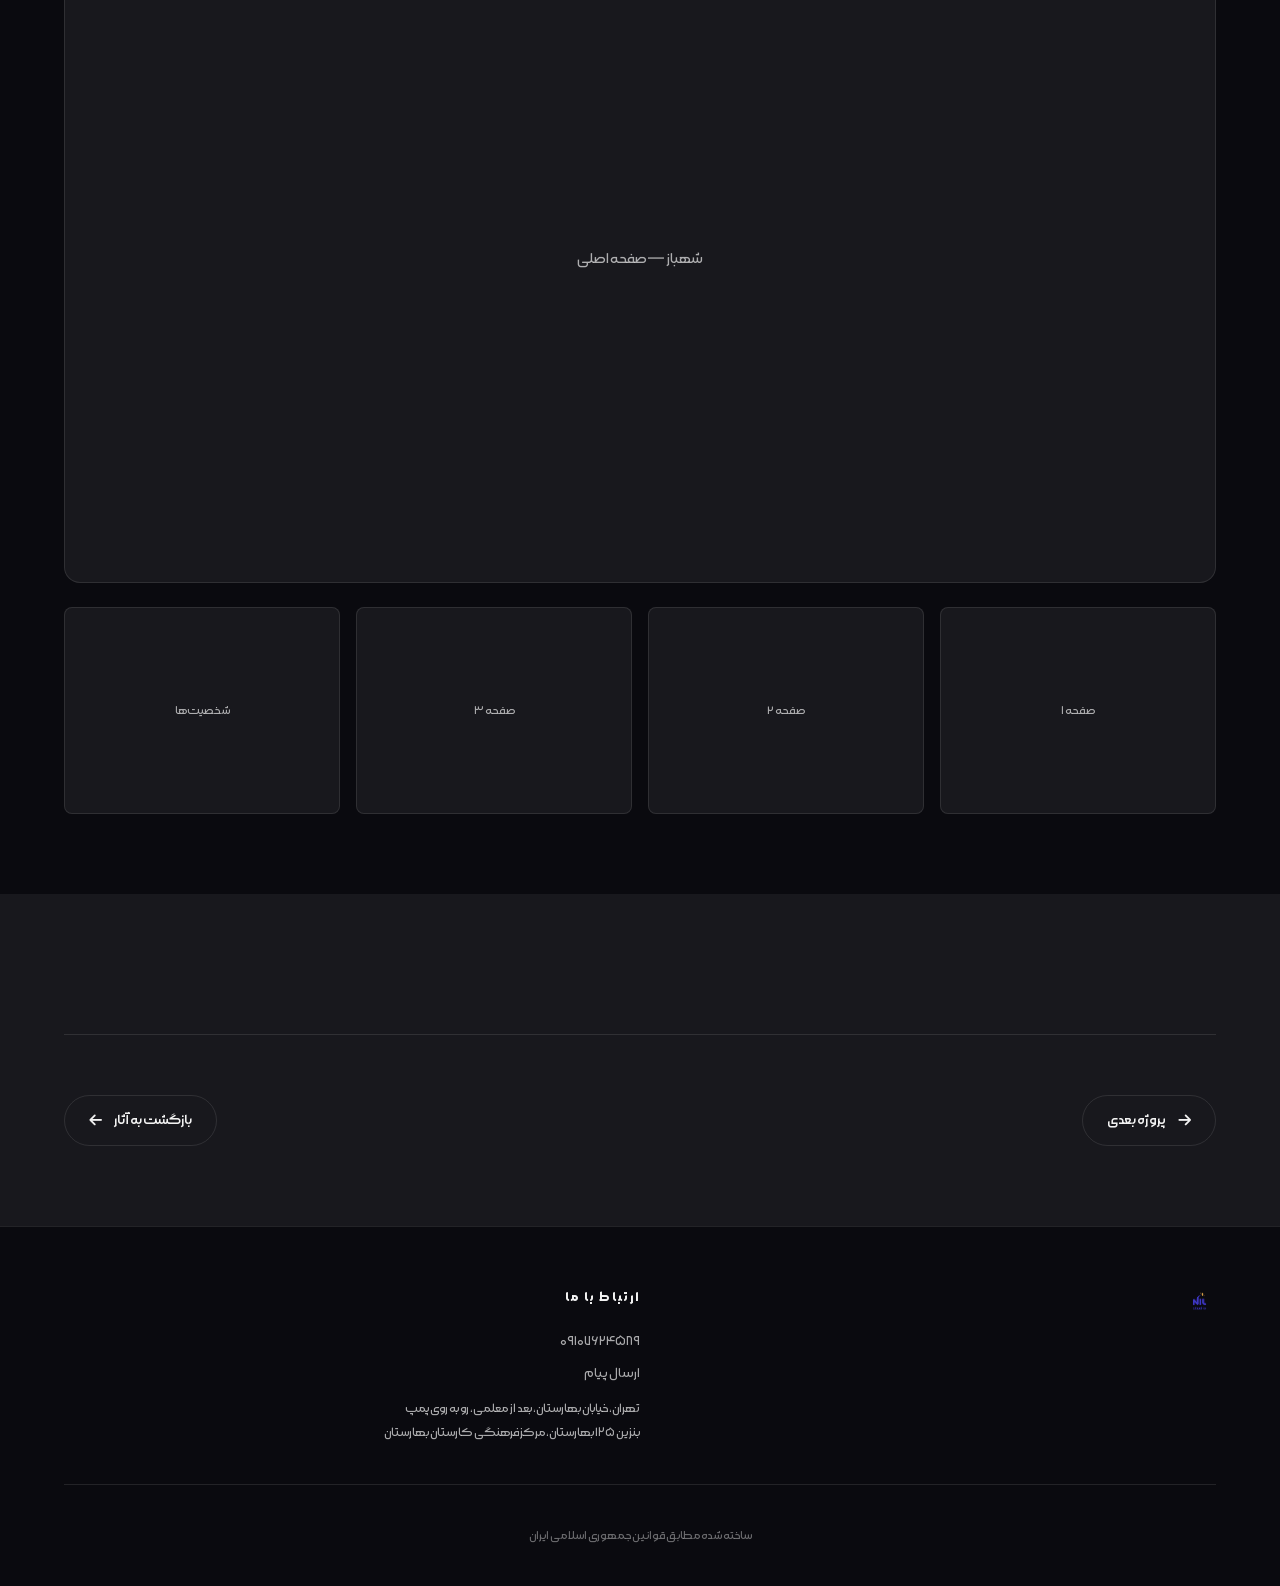
<file: project-shahbaz.html>
<!DOCTYPE html>
<html lang="fa" dir="rtl">
<head>
  <meta charset="UTF-8" />
  <meta name="viewport" content="width=device-width, initial-scale=1.0" />
  <title>شهباز — نیل استودیو</title>
  <link rel="stylesheet" href="style.css" />
  <link rel="preconnect" href="https://fonts.googleapis.com">
  <link rel="preconnect" href="https://fonts.gstatic.com" crossorigin>
  <link href="https://fonts.googleapis.com/css2?family=Orbitron:wght@500;600;700&family=Inter:wght@300;400;500;600;700&display=swap" rel="stylesheet">
  <link rel="stylesheet" href="https://cdnjs.cloudflare.com/ajax/libs/font-awesome/6.4.0/css/all.min.css">
</head>
<body>

  <header class="navbar">
    <nav>
      <ul>
        <li><a href="index.html">نیل استودیو</a></li>
        <li><a href="index.html#projects">آثار</a></li>
        <li><a href="about.html">درباره ما</a></li>
        <li><a href="contact.html">تماس با ما</a></li>
      </ul>
    </nav>
    <div class="theme-toggle">
      <input type="checkbox" id="darkModeToggle">
      <label for="darkModeToggle"></label>
    </div>
    <a href="index.html" class="logo">
      <img src="logo.png" alt="نیل استودیو" style="height: 67px; width: auto;">
    </a>
  </header>

  <section class="project-detail-page">
    <div class="project-detail-hero">
      <div class="project-hero-image">
        <img src="images/shahbaz.png" alt="وب کمیک شهباز">
      </div>
    </div>

    <section class="project-detail-section">
      <div class="container">
        <div class="overview-grid">
          <div class="overview-text reveal">
            <h2 class="overview-title">وب کمیک شهباز</h2>
            <p>شهباز یه کمیکه. این اثر زیرمجموعه‌ای از یه جهان داستانیه به نام سپنتا. فرآیند تولیدش نزدیک به 2 ساله که در حال انجامه و بیش از 30 هنرمند جوون و خوش‌ذوق دارن روی اثری مناسب مخاطب نوجوونای این مملکت کار می‌کنن.</p>
            <p>شهباز رو می‌تونین در پلتفرم راویتون که یه پلتفرم سرگرمی برای نوجوونا هستش بخونین.</p>
          </div>
        </div>
      </div>
    </section>

    <section class="project-detail-section">
      <div class="container">
        <h2 class="reveal">تصاویر پروژه</h2>
        <p class="section-desc reveal">برخی از صفحات وب کمیک شهباز</p>

        <div class="images-grid reveal">
          <div class="image-main">
            <div class="image-placeholder">شهباز — صفحه اصلی</div>
          </div>
          <div class="image-thumbs">
            <div class="image-thumb">صفحه ۱</div>
            <div class="image-thumb">صفحه ۲</div>
            <div class="image-thumb">صفحه ۳</div>
            <div class="image-thumb">شخصیت‌ها</div>
          </div>
        </div>
      </div>
    </section>

    <section class="project-detail-section">
      <div class="container">
        <div class="project-nav">
          <a href="project-minab.html"><i class="fas fa-arrow-left"></i> پروژه بعدی</a>
          <a href="index.html">بازگشت به آثار <i class="fas fa-arrow-right"></i></a>
        </div>
      </div>
    </section>
  </section>

  <footer class="footer">
    <div class="container">
      <div class="footer-grid">
        <div class="footer-brand">
          <img src="logo.png" alt="نیل استودیو" style="height: 28px; width: auto; margin-bottom: 16px;">
        </div>
        <div class="footer-links">
          <h4>ارتباط با ما</h4>
          <a href="tel:+989107624589">۰۹۱۰۷۶۲۴۵۸۹</a>
          <a href="contact.html">ارسال پیام</a>
          <p style="color: var(--text-secondary); font-size: 0.85rem; line-height: 1.7; margin-top: 8px;">
            تهران، خیابان بهارستان، بعد از معلمی، رو به روی پمپ بنزین ۱۲۵ بهارستان، مرکز فرهنگی کارستان بهارستان
          </p>
        </div>
      </div>
      <div class="footer-bottom">
        ساخته شده مطابق قوانین جمهوری اسلامی ایران
      </div>
    </div>
  </footer>

  <script src="script.js"></script>
</body>
</html>
</file>
<file: style.css>
/* ===== DESIGN SYSTEM ===== */
:root {
  --primary: #3e37c4;
  --primary-light: #5B52D9;
  --primary-dark: #2a258a;
  --secondary: #f1b34f;
  --secondary-light: #f5c97a;
  --gradient-1: #3e37c4;
  --gradient-2: #f1b34f;
  --gradient-3: #3e37c4;
  --gradient-hero: #0a0a1a;
  --bg: #0a0a0f;
  --bg-card: rgba(255,255,255,0.04);
  --bg-card-hover: rgba(255,255,255,0.08);
  --surface: rgba(255,255,255,0.06);
  --surface-hover: rgba(255,255,255,0.1);
  --text: #f2f2f2;
  --text-secondary: rgba(255,255,255,0.65);
  --text-tertiary: rgba(255,255,255,0.4);
  --border: rgba(255,255,255,0.1);
  --border-hover: rgba(255,255,255,0.2);
  --glass: rgba(255,255,255,0.04);
  --glass-border: rgba(255,255,255,0.08);
  --shadow: 0 25px 50px -12px rgba(0,0,0,0.5);
  --shadow-lg: 0 50px 100px -20px rgba(0,0,0,0.6);
  --radius-sm: 8px;
  --radius-md: 16px;
  --radius-lg: 24px;
  --radius-xl: 32px;
  --transition: all 0.4s cubic-bezier(0.25, 0.46, 0.45, 0.94);
  --transition-slow: all 0.6s cubic-bezier(0.25, 0.46, 0.45, 0.94);
  --font-display: 'Orbitron', sans-serif;
  --font-body: 'Inter', sans-serif;
  --max-width: 1200px;
  --nav-height: 80px;
}

.light {
  --gradient-hero: #e8e6ff;
  --bg: #f4f4fd;
  --bg-card: rgba(62,55,196,0.04);
  --bg-card-hover: rgba(62,55,196,0.08);
  --surface: rgba(62,55,196,0.05);
  --surface-hover: rgba(62,55,196,0.09);
  --text: #0a0a1a;
  --text-secondary: rgba(10,10,26,0.75);
  --text-tertiary: rgba(10,10,26,0.55);
  --border: rgba(62,55,196,0.12);
  --border-hover: rgba(62,55,196,0.25);
  --glass: rgba(255,255,255,0.7);
  --glass-border: rgba(108,60,225,0.12);
  --shadow: 0 25px 50px -12px rgba(108,60,225,0.18);
  --shadow-lg: 0 50px 100px -20px rgba(108,60,225,0.25);
}

* { margin: 0; padding: 0; box-sizing: border-box; }

html { scroll-behavior: smooth; }

body {
  background: var(--bg);
  color: var(--text);
  font-family: var(--font-body);
  line-height: 1.7;
  overflow-x: hidden;
  min-height: 100vh;
}

::selection { background: var(--primary); color: #fff; }

::-webkit-scrollbar { width: 6px; }
::-webkit-scrollbar-track { background: var(--bg); }
::-webkit-scrollbar-thumb { background: var(--primary); border-radius: 3px; }
::-webkit-scrollbar-thumb:hover { background: #5B52D9; }

img { max-width: 100%; display: block; }
a { text-decoration: none; color: inherit; }
ul { list-style: none; }

.container {
  max-width: var(--max-width);
  margin: 0 auto;
  padding: 0 24px;
}

/* ===== UTILITY ===== */
.gradient-text {
  color: var(--primary);
}

.gradient-text-2 {
  color: var(--secondary);
}

.section-badge {
  display: inline-flex;
  align-items: center;
  gap: 8px;
  padding: 8px 20px;
  background: var(--surface);
  border: 1px solid var(--border);
  border-radius: 50px;
  font-size: 0.8rem;
  font-weight: 500;
  letter-spacing: 2px;
  text-transform: uppercase;
  color: var(--text-secondary);
  margin-bottom: 20px;
}

.section-badge::before {
  content: '';
  width: 6px;
  height: 6px;
  border-radius: 50%;
  background: var(--secondary);
  animation: pulse-dot 2s ease-in-out infinite;
}

@keyframes pulse-dot {
  0%, 100% { opacity: 1; transform: scale(1); }
  50% { opacity: 0.5; transform: scale(0.8); }
}

.section-title {
  font-family: var(--font-display);
  font-size: clamp(2rem, 5vw, 3.5rem);
  line-height: 1.15;
  margin-bottom: 20px;
  position: relative;
  display: inline-block;
}

.section-title::after {
  content: '';
  position: absolute;
  bottom: -8px;
  left: 0;
  width: 60px;
  height: 3px;
  background: var(--secondary);
  border-radius: 2px;
}

html[dir="rtl"] .section-title::after {
  left: auto;
  right: 0;
}

/* Centered section titles */
.projects-header .section-title::after,
.team-header .section-title::after {
  left: 50%;
  transform: translateX(-50%);
}

html[dir="rtl"] .projects-header .section-title::after,
html[dir="rtl"] .team-header .section-title::after {
  left: auto;
  right: 50%;
  transform: translateX(50%);
}

.section-subtitle {
  font-size: 1.1rem;
  color: var(--text-secondary);
  max-width: 600px;
  line-height: 1.8;
}

/* ===== MOUSE FOLLOWER ===== */
.mouse-follower {
  position: fixed;
  width: 20px;
  height: 20px;
  background: #f1b34f;
  border-radius: 50%;
  pointer-events: none;
  z-index: 99999;
  mix-blend-mode: difference;
  transform: translate(-50%, -50%);
  transition: width 0.3s, height 0.3s, opacity 0.3s;
  opacity: 0;
}

.mouse-follower.active { opacity: 1; }
.mouse-follower.hover { width: 60px; height: 60px; opacity: 0.4; }

/* ===== NAVBAR ===== */
.navbar {
  position: fixed;
  top: 0;
  left: 0;
  right: 0;
  height: var(--nav-height);
  display: flex;
  justify-content: space-between;
  align-items: center;
  padding: 0 48px;
  z-index: 1000;
  background: transparent;
  transition: var(--transition);
}

.navbar.scrolled {
  background: var(--glass);
  backdrop-filter: blur(20px);
  -webkit-backdrop-filter: blur(20px);
  border-bottom: 1px solid var(--glass-border);
}

.logo {
  font-family: var(--font-display);
  font-size: 1.6rem;
  font-weight: 700;
  position: relative;
  display: flex;
  align-items: center;
}
.logo img { height: 56px; width: auto; }

nav ul {
  display: flex;
  gap: 40px;
  align-items: center;
}

nav a {
  font-size: 0.95rem;
  font-weight: 500;
  letter-spacing: 2px;
  text-transform: uppercase;
  color: var(--text-secondary);
  transition: var(--transition);
  position: relative;
  padding: 5px 0;
}

nav a::after {
  content: '';
  position: absolute;
  bottom: -2px;
  left: 0;
  width: 0;
  height: 2px;
  background: var(--primary);
  transition: width 0.4s cubic-bezier(0.25, 0.46, 0.45, 0.94);
  border-radius: 1px;
}

nav a:hover { color: var(--text); }
nav a:hover::after { width: 100%; }

nav a.active {
  color: var(--text);
}

nav a.active::after {
  width: 100%;
}

.theme-toggle {
  display: flex;
  align-items: center;
  gap: 10px;
}

.theme-toggle input { display: none; }

.theme-toggle label {
  width: 48px;
  height: 24px;
  background: var(--surface);
  border: 1px solid var(--border);
  display: block;
  border-radius: 50px;
  position: relative;
  cursor: pointer;
  transition: var(--transition);
}

.theme-toggle label::after {
  content: '';
  width: 18px;
  height: 18px;
  background: var(--primary);
  position: absolute;
  top: 2px;
  left: 2px;
  border-radius: 50%;
  transition: var(--transition);
}

.theme-toggle input:checked + label::after {
  left: 26px;
}

/* ===== HERO ===== */
.hero {
  position: relative;
  min-height: 100vh;
  display: flex;
  align-items: center;
  justify-content: center;
  text-align: center;
  padding: 120px 24px 80px;
  overflow: hidden;
}

.hero-video {
  padding: 0;
  min-height: 100vh;
  align-items: flex-end;
  padding-bottom: 120px;
}

.hero-video-bg {
  position: absolute;
  inset: 0;
  z-index: 0;
  overflow: hidden;
  background: var(--gradient-hero);
  display: flex;
  align-items: center;
  justify-content: center;
}

.hero-video-fallback {
  position: absolute;
  inset: 0;
  display: flex;
  flex-direction: column;
  align-items: center;
  justify-content: center;
  color: var(--text-secondary);
  z-index: 1;
}

.hero-video-fallback i {
  font-size: 4rem;
  margin-bottom: 16px;
  color: var(--primary);
  opacity: 0.3;
}

.hero-video-fallback span {
  font-size: 0.9rem;
  letter-spacing: 2px;
  text-transform: uppercase;
  opacity: 0.3;
}

.hero-video-bg video {
  width: 100%;
  height: 100%;
  object-fit: cover;
  position: absolute;
  top: 0;
  left: 0;
}

.hero-video .hero-grid,
.hero-video .hero-glow {
  z-index: 1;
}

.hero-video .hero-content {
  z-index: 2;
}

.hero-video .hero-scroll {
  z-index: 2;
}

.hero-bg {
  position: absolute;
  inset: 0;
  background: var(--bg);
  z-index: 0;
}

.hero-grid {
  position: absolute;
  inset: 0;
  background-image:
    linear-gradient(var(--border) 1px, transparent 1px),
    linear-gradient(90deg, var(--border) 1px, transparent 1px);
  background-size: 60px 60px;
  z-index: 0;
  opacity: 0.3;
  mask-image: radial-gradient(ellipse at center, black 30%, transparent 70%);
  -webkit-mask-image: radial-gradient(ellipse at center, black 30%, transparent 70%);
}

.hero-glow {
  position: absolute;
  width: 600px;
  height: 600px;
  border-radius: 50%;
  background: var(--primary);
  filter: blur(150px);
  opacity: 0.15;
  top: 50%;
  left: 50%;
  transform: translate(-50%, -50%);
  z-index: 0;
  animation: glow-float 8s ease-in-out infinite;
}

.hero-glow-2 {
  position: absolute;
  width: 400px;
  height: 400px;
  border-radius: 50%;
  background: #f1b34f;
  filter: blur(120px);
  opacity: 0.08;
  top: 30%;
  right: 10%;
  z-index: 0;
  animation: glow-float 10s ease-in-out infinite reverse;
}

@keyframes glow-float {
  0%, 100% { transform: translate(-50%, -50%) scale(1); }
  33% { transform: translate(-40%, -60%) scale(1.1); }
  66% { transform: translate(-60%, -40%) scale(0.95); }
}

.hero-content {
  position: relative;
  z-index: 1;
  max-width: 900px;
}

.hero-title {
  font-family: var(--font-display);
  font-size: clamp(2.5rem, 8vw, 5.5rem);
  line-height: 1.08;
  margin-bottom: 24px;
  font-weight: 700;
  text-shadow: 0 0 80px rgba(62,55,196,0.15);
}

.hero-title-line {
  display: block;
}

.hero-title .gradient-text {
  display: inline-block;
}

.hero-subtitle {
  font-size: clamp(1rem, 2vw, 1.25rem);
  color: var(--text-secondary);
  max-width: 600px;
  margin: 0 auto 40px;
  line-height: 1.8;
}

.hero-actions {
  display: flex;
  gap: 16px;
  justify-content: center;
  flex-wrap: wrap;
}

.btn-primary {
  display: inline-flex;
  align-items: center;
  gap: 10px;
  padding: 16px 36px;
  background: var(--primary);
  color: #fff;
  border: none;
  border-radius: 50px;
  font-size: 0.9rem;
  font-weight: 600;
  font-family: var(--font-body);
  cursor: pointer;
  transition: var(--transition);
  position: relative;
  overflow: hidden;
}

.btn-primary i {
  color: var(--secondary);
}

.btn-primary::before {
  content: '';
  position: absolute;
  inset: 0;
  background: rgba(241,179,79,0.15);
  opacity: 0;
  transition: var(--transition);
}

.btn-primary:hover::before { opacity: 1; }
.btn-primary:hover { transform: translateY(-3px); box-shadow: 0 20px 40px -10px rgba(241,179,79,0.3); }

.btn-primary:hover i {
  animation: arrow-bounce 0.8s ease-in-out infinite;
}

.btn-secondary {
  display: inline-flex;
  align-items: center;
  gap: 10px;
  padding: 16px 36px;
  background: transparent;
  color: var(--text);
  border: 1px solid var(--border);
  border-radius: 50px;
  font-size: 0.9rem;
  font-weight: 600;
  font-family: var(--font-body);
  cursor: pointer;
  transition: var(--transition);
}

.btn-secondary:hover {
  border-color: var(--primary);
  background: var(--surface);
  transform: translateY(-3px);
}

.hero-scroll {
  position: absolute;
  bottom: 40px;
  left: 50%;
  transform: translateX(-50%);
  z-index: 1;
  display: flex;
  flex-direction: column;
  align-items: center;
  gap: 8px;
  color: var(--text-tertiary);
  font-size: 0.7rem;
  letter-spacing: 2px;
  text-transform: uppercase;
}

.scroll-line {
  width: 1px;
  height: 40px;
  background: var(--text-tertiary);
  position: relative;
  overflow: hidden;
}

.scroll-line::after {
  content: '';
  position: absolute;
  top: -50%;
  left: 0;
  width: 100%;
  height: 50%;
  background: #f1b34f;
  animation: scroll-line 2s ease-in-out infinite;
}

@keyframes scroll-line {
  0% { top: -50%; }
  100% { top: 100%; }
}

/* ===== FLOATING SHAPES ===== */
.floating-shapes {
  position: absolute;
  inset: 0;
  z-index: 0;
  pointer-events: none;
  overflow: hidden;
}

.shape {
  position: absolute;
  border-radius: 50%;
  opacity: 0.03;
  animation: shape-float 20s ease-in-out infinite;
}

.shape:nth-child(1) {
  width: 300px; height: 300px;
  background: var(--primary);
  top: 10%; left: 5%;
  animation-delay: 0s;
}

.shape:nth-child(2) {
  width: 200px; height: 200px;
  background: #f1b34f;
  top: 60%; right: 10%;
  animation-delay: -5s;
}

.shape:nth-child(3) {
  width: 150px; height: 150px;
  background: var(--primary-light);
  bottom: 20%; left: 30%;
  animation-delay: -10s;
}

.shape:nth-child(4) {
  width: 250px; height: 250px;
  background: var(--primary);
  top: 20%; right: 30%;
  animation-delay: -15s;
  border-radius: 30% 70% 70% 30% / 30% 30% 70% 70%;
}

@keyframes shape-float {
  0%, 100% { transform: translate(0, 0) rotate(0deg); }
  25% { transform: translate(30px, -50px) rotate(5deg); }
  50% { transform: translate(-20px, 30px) rotate(-3deg); }
  75% { transform: translate(50px, 20px) rotate(7deg); }
}

/* ===== PROJECTS SECTION ===== */
.projects-section {
  padding: 120px 0;
  position: relative;
}

.projects-section::before {
  content: '';
  position: absolute;
  top: 0;
  left: 0;
  right: 0;
  height: 1px;
  background: linear-gradient(90deg, transparent, rgba(241,179,79,0.3), transparent);
}

.projects-section::after {
  content: '';
  position: absolute;
  bottom: 0;
  left: 0;
  right: 0;
  height: 1px;
  background: linear-gradient(90deg, transparent, rgba(241,179,79,0.3), transparent);
}

.projects-header {
  text-align: center;
  margin-bottom: 80px;
}

.projects-grid {
  display: flex;
  flex-direction: column;
  gap: 30px;
}

.project-card {
  display: grid;
  grid-template-columns: 1fr 1fr;
  gap: 60px;
  align-items: center;
  padding: 40px;
  background: var(--bg-card);
  border: 1px solid var(--border);
  border-radius: var(--radius-lg);
  transition: var(--transition);
  position: relative;
  overflow: hidden;
  cursor: pointer;
}

.project-card::before {
  content: '';
  position: absolute;
  inset: 0;
  background: linear-gradient(135deg, rgba(241,179,79,0.08), rgba(62,55,196,0.04));
  opacity: 0;
  transition: var(--transition);
  border-radius: var(--radius-lg);
}

.project-card::after {
  content: '';
  position: absolute;
  right: -50%;
  top: -50%;
  width: 200%;
  height: 200%;
  background: radial-gradient(circle at var(--mouse-x, 50%) var(--mouse-y, 50%), rgba(241,179,79,0.06), transparent 60%);
  opacity: 0;
  transition: opacity 0.6s;
  pointer-events: none;
  z-index: 0;
  border-radius: var(--radius-lg);
}

.project-card:hover {
  border-color: rgba(241,179,79,0.3);
  background: var(--bg-card-hover);
  transform: translateY(-4px);
  box-shadow: 0 30px 60px -15px rgba(241,179,79,0.15), var(--shadow);
}

.project-card:hover::before {
  opacity: 1;
}

.project-card:hover::after {
  opacity: 1;
}

.project-card-content {
  position: relative;
  z-index: 1;
}

.project-card-label {
  display: inline-block;
  padding: 6px 14px;
  background: rgba(241,179,79,0.12);
  border: 1px solid rgba(241,179,79,0.25);
  border-radius: 50px;
  font-size: 0.7rem;
  letter-spacing: 1px;
  text-transform: uppercase;
  color: var(--secondary);
  margin-bottom: 16px;
  font-weight: 600;
}

.project-card-title {
  font-family: var(--font-display);
  font-size: 1.6rem;
  margin-bottom: 16px;
  line-height: 1.3;
}

.project-card-desc {
  color: var(--text-secondary);
  margin-bottom: 24px;
  line-height: 1.7;
  font-size: 0.95rem;
}

.project-card-tags {
  display: flex;
  gap: 8px;
  flex-wrap: wrap;
  margin-bottom: 24px;
}

.project-tag {
  padding: 4px 12px;
  background: var(--surface);
  border: 1px solid var(--border);
  border-radius: 50px;
  font-size: 0.75rem;
  color: var(--text-secondary);
  transition: var(--transition);
}

.project-tag:hover {
  border-color: var(--secondary);
  color: var(--secondary);
}

.project-card-link {
  display: inline-flex;
  align-items: center;
  gap: 10px;
  font-size: 0.85rem;
  font-weight: 600;
  color: var(--text);
  transition: var(--transition);
  padding: 12px 28px;
  border: 1px solid var(--border);
  border-radius: 50px;
  position: relative;
  overflow: hidden;
}

.project-card-link::before {
  content: '';
  position: absolute;
  inset: 0;
  background: linear-gradient(135deg, var(--primary), rgba(62,55,196,0.6));
  opacity: 0;
  transition: var(--transition);
  border-radius: 50px;
}

.project-card-link i {
  transition: var(--transition);
  position: relative;
  z-index: 1;
}

.project-card-link span {
  position: relative;
  z-index: 1;
}

.project-card-link:hover {
  border-color: transparent;
  color: #fff;
  transform: translateY(-2px);
  box-shadow: 0 12px 30px -8px rgba(62,55,196,0.4);
}

.project-card-link:hover::before {
  opacity: 1;
}

.project-card-link:hover i {
  animation: arrow-bounce 0.8s ease-in-out infinite;
}

@keyframes arrow-bounce {
  0%, 100% { transform: translateX(0); }
  50% { transform: translateX(4px); }
}

.project-card-visual {
  position: relative;
  z-index: 1;
  aspect-ratio: 4/3;
  border-radius: var(--radius-md);
  overflow: hidden;
  background: var(--surface);
}

.project-card-image {
  width: 100%;
  height: 100%;
  object-fit: cover;
  transition: var(--transition-slow);
}

.project-card:hover .project-card-image {
  transform: scale(1.05);
}

.card-video {
  width: 100%;
  height: 100%;
  object-fit: cover;
  transition: var(--transition-slow);
  display: block;
}

.project-card:hover .card-video {
  transform: scale(1.05);
}

.project-card-visual-placeholder {
  width: 100%;
  height: 100%;
  display: flex;
  flex-direction: column;
  align-items: center;
  justify-content: center;
  gap: 12px;
  background: var(--primary);
  color: #fff;
  font-weight: 600;
  font-size: 1rem;
  opacity: 0.6;
}

.project-card-visual-placeholder i {
  font-size: 2rem;
  opacity: 0.5;
}

.video-mute-btn {
  position: absolute;
  bottom: 12px;
  right: 12px;
  z-index: 3;
  width: 36px;
  height: 36px;
  border-radius: 50%;
  border: none;
  background: rgba(10,10,15,0.7);
  color: #f2f2f2;
  font-size: 0.9rem;
  cursor: pointer;
  display: flex;
  align-items: center;
  justify-content: center;
  opacity: 0;
  transition: var(--transition);
  backdrop-filter: blur(4px);
}

html[dir="rtl"] .video-mute-btn {
  right: auto;
  left: 12px;
}

.project-card:hover .video-mute-btn {
  opacity: 1;
}

.video-mute-btn:hover {
  background: rgba(10,10,15,0.9);
  transform: scale(1.1);
}

.project-card-visual-overlay {
  position: absolute;
  inset: 0;
  background: linear-gradient(135deg, rgba(241,179,79,0.3), rgba(62,55,196,0.2));
  opacity: 0;
  transition: var(--transition);
}

.project-card-visual-overlay::after {
  content: '';
  position: absolute;
  inset: 0;
  border: 2px solid rgba(241,179,79,0.4);
  opacity: 0;
  transition: var(--transition);
  border-radius: inherit;
}

.project-card:hover .project-card-visual-overlay {
  opacity: 1;
}

.project-card:hover .project-card-visual-overlay::after {
  opacity: 1;
}

/* Alternate layout */
.project-card:nth-child(even) {
  grid-template-columns: 1fr 1fr;
}

.project-card:nth-child(even) .project-card-visual {
  order: -1;
}

@media (max-width: 1024px) {
  .project-card,
  .project-card:nth-child(even) {
    grid-template-columns: 1fr;
    gap: 30px;
  }
  .project-card:nth-child(even) .project-card-visual {
    order: 0;
  }
  .project-card-title {
    font-size: 1.3rem;
  }
}

@media (max-width: 768px) {
  .projects-section {
    padding: 80px 0;
  }
  .project-card {
    padding: 24px;
  }
}

@media (max-width: 480px) {
  .project-card-title {
    font-size: 1.1rem;
  }
}

/* ===== STATS SECTION ===== */
.stats-section {
  padding: 100px 0;
  position: relative;
}

.stats-section::before {
  content: '';
  position: absolute;
  inset: 0;
  background: var(--surface);
  mask-image: linear-gradient(to bottom, transparent, black 20%, black 80%, transparent);
  -webkit-mask-image: linear-gradient(to bottom, transparent, black 20%, black 80%, transparent);
}

.stats-grid {
  display: grid;
  grid-template-columns: repeat(4, 1fr);
  gap: 40px;
  position: relative;
  z-index: 1;
}

.stat-item {
  text-align: center;
  padding: 40px 20px;
  transition: var(--transition);
}

.stat-item:hover .stat-number {
  transform: scale(1.05);
}

.stat-number {
  transition: var(--transition);
}

.stat-number {
  font-family: var(--font-display);
  font-size: 3.5rem;
  font-weight: 700;
  color: var(--secondary);
  margin-bottom: 8px;
  line-height: 1;
  text-shadow: 0 0 40px rgba(241,179,79,0.15);
}

.stat-label {
  color: var(--text-secondary);
  font-size: 0.9rem;
  font-weight: 500;
}

/* ===== TESTIMONIALS / QUOTE ===== */
.quote-section {
  padding: 100px 0;
  text-align: center;
  position: relative;
}

.quote-section::before {
  content: '';
  position: absolute;
  top: 0;
  left: 0;
  right: 0;
  height: 1px;
  background: linear-gradient(90deg, transparent, rgba(241,179,79,0.3), transparent);
}

.quote-section::after {
  content: '';
  position: absolute;
  bottom: 0;
  left: 0;
  right: 0;
  height: 1px;
  background: linear-gradient(90deg, transparent, rgba(241,179,79,0.3), transparent);
}

.quote-block {
  max-width: 700px;
  margin: 0 auto;
}

.quote-icon {
  font-size: 3rem;
  color: var(--text-tertiary);
  margin-bottom: 24px;
  line-height: 1;
  font-family: serif;
}

.quote-text {
  font-size: 1.5rem;
  line-height: 1.6;
  color: var(--text);
  margin-bottom: 24px;
  font-style: italic;
}

.quote-author {
  color: var(--text-secondary);
  font-size: 0.9rem;
  font-weight: 500;
}

/* ===== FOOTER ===== */
.footer {
  padding: 60px 0 40px;
  border-top: 1px solid var(--border);
}

.footer-grid {
  display: grid;
  grid-template-columns: 2fr 1fr 1fr;
  gap: 60px;
  margin-bottom: 40px;
}

.footer-brand h3 {
  font-family: var(--font-display);
  font-size: 1.3rem;
  margin-bottom: 16px;
  color: var(--primary);
}

.footer-brand p {
  color: var(--text-secondary);
  font-size: 0.9rem;
  max-width: 300px;
  line-height: 1.7;
}

.footer-links h4 {
  font-size: 0.8rem;
  font-weight: 600;
  letter-spacing: 2px;
  text-transform: uppercase;
  color: var(--text);
  margin-bottom: 16px;
}

.footer-links a {
  display: block;
  color: var(--text-secondary);
  font-size: 0.9rem;
  padding: 4px 0;
  transition: var(--transition);
}

.footer-links a:hover { color: var(--text); }

.footer-social {
  display: flex;
  gap: 12px;
  margin-top: 16px;
}

.footer-social a {
  width: 40px;
  height: 40px;
  display: flex;
  align-items: center;
  justify-content: center;
  border-radius: 50%;
  border: 1px solid var(--border);
  color: var(--text-secondary);
  transition: var(--transition);
}

.footer-social a:hover {
  border-color: var(--secondary);
  color: var(--secondary);
  background: var(--surface);
  transform: translateY(-3px);
}

.footer-bottom {
  text-align: center;
  padding-top: 40px;
  border-top: 1px solid var(--border);
  color: var(--text-tertiary);
  font-size: 0.8rem;
}

/* ===== ABOUT PAGE ===== */
.about-page {
  padding-top: var(--nav-height);
}

.about-hero-section {
  padding: 120px 0 80px;
  text-align: center;
  position: relative;
}

.about-hero-section h1 {
  font-family: var(--font-display);
  font-size: clamp(2.5rem, 6vw, 4rem);
  margin-bottom: 20px;
}

.about-content-section {
  padding: 0 0 100px;
}

.about-grid {
  display: grid;
  grid-template-columns: 1.5fr 1fr;
  gap: 80px;
  align-items: start;
}

.about-text-block h2 {
  font-size: 1.3rem;
  font-weight: 600;
  margin-bottom: 16px;
  margin-top: 40px;
}

.about-text-block h2:first-child { margin-top: 0; }

.about-text-block p {
  color: var(--text-secondary);
  line-height: 1.8;
  margin-bottom: 16px;
}

.about-sidebar-sticky {
  position: sticky;
  top: calc(var(--nav-height) + 40px);
}

.about-card {
  background: var(--bg-card);
  border: 1px solid var(--border);
  border-radius: var(--radius-lg);
  padding: 32px;
  margin-bottom: 24px;
}

.about-card h3 {
  font-size: 1rem;
  font-weight: 600;
  margin-bottom: 16px;
  display: flex;
  align-items: center;
  gap: 10px;
}

.about-card h3 i { color: var(--secondary); }

.about-card ul li {
  padding: 8px 0;
  border-bottom: 1px solid var(--border);
  color: var(--text-secondary);
  font-size: 0.9rem;
}

.about-card ul li:last-child { border-bottom: none; }

/* ===== CONTACT PAGE ===== */
.contact-page {
  padding-top: var(--nav-height);
}

.contact-hero-section {
  padding: 120px 0 80px;
  text-align: center;
  position: relative;
}

.contact-hero-section h1 {
  font-family: var(--font-display);
  font-size: clamp(2.5rem, 6vw, 4rem);
  margin-bottom: 20px;
}

.contact-content-section {
  padding: 0 0 100px;
}

.contact-grid {
  display: grid;
  grid-template-columns: 1fr 1fr;
  gap: 80px;
}

.contact-info-cards {
  display: flex;
  flex-direction: column;
  gap: 16px;
}

.contact-info-card {
  display: flex;
  align-items: flex-start;
  gap: 16px;
  padding: 20px;
  background: var(--bg-card);
  border: 1px solid var(--border);
  border-radius: var(--radius-md);
  transition: var(--transition);
  text-decoration: none;
  color: inherit;
}

.contact-info-card:hover {
  border-color: var(--border-hover);
  background: var(--bg-card-hover);
}

.contact-info-card-icon {
  width: 44px;
  height: 44px;
  display: flex;
  align-items: center;
  justify-content: center;
  border-radius: 12px;
  background: rgba(62,55,196,0.15);
  color: var(--secondary);
  font-size: 1.1rem;
  flex-shrink: 0;
}

.contact-info-card h4 {
  font-size: 0.9rem;
  font-weight: 600;
  margin-bottom: 4px;
}

.contact-info-card p {
  color: var(--text-secondary);
  font-size: 0.85rem;
}

.contact-socials {
  display: flex;
  gap: 12px;
  margin-top: 8px;
}

.contact-socials a {
  width: 48px;
  height: 48px;
  display: flex;
  align-items: center;
  justify-content: center;
  border-radius: 50%;
  border: 1px solid var(--border);
  color: var(--text-secondary);
  transition: var(--transition);
  font-size: 1.1rem;
}

.contact-socials a:hover {
  border-color: var(--secondary);
  color: var(--secondary);
  background: var(--surface);
  transform: translateY(-3px);
}

.contact-form-card {
  background: var(--bg-card);
  border: 1px solid var(--border);
  border-radius: var(--radius-lg);
  padding: 40px;
}

.contact-form-card h3 {
  font-size: 1.3rem;
  font-weight: 600;
  margin-bottom: 8px;
}

.contact-form-card > p {
  color: var(--text-secondary);
  font-size: 0.9rem;
  margin-bottom: 32px;
}

.form-group {
  margin-bottom: 20px;
}

.form-group label {
  display: block;
  font-size: 0.85rem;
  font-weight: 500;
  margin-bottom: 8px;
  color: var(--text);
}

.form-group input,
.form-group textarea {
  width: 100%;
  padding: 14px 16px;
  background: var(--surface);
  border: 1px solid var(--border);
  border-radius: var(--radius-sm);
  color: var(--text);
  font-family: var(--font-body);
  font-size: 0.95rem;
  transition: var(--transition);
}

.form-group input:focus,
.form-group textarea:focus {
  outline: none;
  border-color: var(--primary);
  background: var(--bg-card);
  box-shadow: 0 0 0 3px rgba(62,55,196,0.15);
}

/* ===== RESUME PAGE ===== */
.resume-page {
  padding-top: var(--nav-height);
}

.resume-hero-section {
  padding: 120px 0 60px;
  text-align: center;
}

.resume-hero-section h1 {
  font-family: var(--font-display);
  font-size: clamp(2.5rem, 6vw, 4rem);
  margin-bottom: 16px;
}

.resume-container {
  max-width: 900px;
  margin: 0 auto;
  padding: 0 24px 100px;
}

.resume-header-card {
  background: var(--bg-card);
  border: 1px solid var(--border);
  border-radius: var(--radius-lg);
  padding: 48px;
  text-align: center;
  margin-bottom: 40px;
}

.resume-header-info h1 {
  font-size: 2rem;
  margin-bottom: 20px;
}

.resume-contact-row {
  display: flex;
  justify-content: center;
  gap: 24px;
  flex-wrap: wrap;
  margin-bottom: 20px;
}

.resume-contact-item {
  display: flex;
  align-items: center;
  gap: 8px;
  color: var(--text-secondary);
  font-size: 0.9rem;
}

.resume-contact-item i {
  color: var(--secondary);
}

.resume-summary {
  color: var(--text-secondary);
  max-width: 600px;
  margin: 0 auto;
  line-height: 1.7;
}

.resume-grid {
  display: grid;
  grid-template-columns: 1fr 1.5fr;
  gap: 40px;
}

.resume-section {
  margin-bottom: 40px;
}

.section-title-resume {
  font-size: 1.1rem;
  font-weight: 600;
  margin-bottom: 20px;
  display: flex;
  align-items: center;
  gap: 10px;
}

.section-title-resume i { color: var(--secondary); }

.skills-category {
  margin-bottom: 20px;
}

.skills-category h3 {
  font-size: 0.9rem;
  font-weight: 600;
  margin-bottom: 6px;
}

.skills-category p {
  font-size: 0.85rem;
  color: var(--text-secondary);
  line-height: 1.6;
}

.education-item {
  margin-bottom: 16px;
}

.education-item h3 {
  font-size: 0.95rem;
  font-weight: 600;
  margin-bottom: 4px;
}

.education-item p {
  font-size: 0.85rem;
  color: var(--text-secondary);
}

.cert-list li {
  display: flex;
  align-items: flex-start;
  gap: 10px;
  padding: 8px 0;
  font-size: 0.9rem;
  color: var(--text-secondary);
}

.cert-list li i {
  color: var(--secondary);
  margin-top: 3px;
}

.experience-item {
  margin-bottom: 32px;
  padding-bottom: 32px;
  border-bottom: 1px solid var(--border);
}

.experience-item:last-child { border-bottom: none; margin-bottom: 0; padding-bottom: 0; }

.exp-header {
  display: flex;
  justify-content: space-between;
  align-items: flex-start;
  gap: 12px;
  margin-bottom: 4px;
}

.exp-header h3 {
  font-size: 1rem;
  font-weight: 600;
}

.exp-date {
  font-size: 0.8rem;
  color: var(--secondary);
  white-space: nowrap;
  padding: 4px 12px;
  background: var(--surface);
  border-radius: 50px;
}

.exp-location {
  font-size: 0.85rem;
  color: var(--text-secondary);
  margin-bottom: 12px;
  font-style: italic;
}

.exp-details {
  padding-left: 20px;
}

.exp-details li {
  position: relative;
  padding: 4px 0;
  font-size: 0.9rem;
  color: var(--text-secondary);
  line-height: 1.6;
}

.exp-details li::before {
  content: '›';
  position: absolute;
  left: -16px;
  color: var(--secondary);
  font-weight: 700;
  font-size: 1.1rem;
}

/* ===== PROJECT DETAIL PAGES ===== */
.project-detail-page {
  padding-top: var(--nav-height);
}

.project-detail-hero {
  padding: 120px 0 60px;
  text-align: center;
  position: relative;
}

.project-detail-hero h1 {
  font-family: var(--font-display);
  font-size: clamp(2rem, 5vw, 3.5rem);
  margin-bottom: 16px;
}

.project-detail-subtitle {
  color: var(--text-secondary);
  font-size: 1.1rem;
  max-width: 600px;
  margin: 0 auto 24px;
}

.project-detail-meta {
  display: flex;
  justify-content: center;
  gap: 16px;
  flex-wrap: wrap;
}

.project-detail-meta span {
  padding: 8px 20px;
  background: var(--surface);
  border: 1px solid var(--border);
  border-radius: 50px;
  font-size: 0.85rem;
  color: var(--text-secondary);
}

.project-detail-section {
  padding: 80px 0;
}

.project-detail-section:nth-child(even) {
  background: var(--surface);
}

.project-detail-section h2 {
  font-family: var(--font-display);
  font-size: clamp(1.5rem, 3vw, 2.2rem);
  margin-bottom: 16px;
  text-align: center;
}

.project-detail-section .section-desc {
  text-align: center;
  color: var(--text-secondary);
  max-width: 600px;
  margin: 0 auto 50px;
  font-size: 1rem;
}

.overview-grid {
  display: grid;
  grid-template-columns: 1.5fr 1fr;
  gap: 60px;
  align-items: start;
}

.overview-text p {
  color: var(--text-secondary);
  line-height: 1.8;
  font-size: 1rem;
}

.stats-row {
  display: grid;
  grid-template-columns: repeat(3, 1fr);
  gap: 20px;
  margin-top: 40px;
}

.stat-card {
  text-align: center;
  padding: 24px 16px;
  background: var(--bg-card);
  border: 1px solid var(--border);
  border-radius: var(--radius-md);
}

.stat-card h3 {
  font-family: var(--font-display);
  font-size: 2rem;
  color: var(--secondary);
  margin-bottom: 4px;
}

.stat-card p {
  color: var(--text-secondary);
  font-size: 0.85rem;
  margin: 0;
}

.details-card {
  background: var(--bg-card);
  border: 1px solid var(--border);
  border-radius: var(--radius-lg);
  padding: 32px;
}

.detail-row {
  margin-bottom: 24px;
}

.detail-row:last-child { margin-bottom: 0; }

.detail-row h4 {
  font-size: 0.85rem;
  font-weight: 600;
  text-transform: uppercase;
  letter-spacing: 1px;
  color: var(--text-secondary);
  margin-bottom: 8px;
}

.detail-row p {
  color: var(--text);
  font-size: 0.95rem;
}

.images-grid {
  display: grid;
  gap: 24px;
}

.images-grid .image-main {
  width: 100%;
  aspect-ratio: 16/9;
  background: var(--surface);
  border-radius: var(--radius-md);
  display: flex;
  align-items: center;
  justify-content: center;
  color: var(--text-secondary);
  border: 1px solid var(--border);
  overflow: hidden;
}

.images-grid .image-main img {
  width: 100%;
  height: 100%;
  object-fit: cover;
}

.images-grid .image-thumbs {
  display: grid;
  grid-template-columns: repeat(4, 1fr);
  gap: 16px;
}

.images-grid .image-thumb {
  aspect-ratio: 4/3;
  background: var(--surface);
  border-radius: var(--radius-sm);
  display: flex;
  align-items: center;
  justify-content: center;
  color: var(--text-secondary);
  font-size: 0.8rem;
  border: 1px solid var(--border);
  overflow: hidden;
}

.images-grid .image-thumb img {
  width: 100%;
  height: 100%;
  object-fit: cover;
}

.process-grid {
  display: grid;
  grid-template-columns: repeat(2, 1fr);
  gap: 24px;
}

.process-card {
  background: var(--bg-card);
  border: 1px solid var(--border);
  border-radius: var(--radius-md);
  padding: 32px;
  position: relative;
  transition: var(--transition);
}

.process-card:hover {
  border-color: var(--border-hover);
  background: var(--bg-card-hover);
}

.process-card-num {
  font-family: var(--font-display);
  font-size: 2.5rem;
  font-weight: 700;
  color: rgba(62,55,196,0.3);
  margin-bottom: 12px;
  line-height: 1;
}

.light .process-card-num {
  color: rgba(62,55,196,0.2);
}

.process-card h3 {
  font-size: 1.1rem;
  font-weight: 600;
  margin-bottom: 8px;
}

.process-card p {
  color: var(--text-secondary);
  font-size: 0.9rem;
  line-height: 1.7;
}

.features-grid-detail {
  display: grid;
  grid-template-columns: repeat(3, 1fr);
  gap: 24px;
}

.feature-card-detail {
  background: var(--bg-card);
  border: 1px solid var(--border);
  border-radius: var(--radius-md);
  padding: 32px;
  text-align: center;
  transition: var(--transition);
}

.feature-card-detail:hover {
  border-color: var(--border-hover);
  background: var(--bg-card-hover);
  transform: translateY(-4px);
}

.feature-card-detail .feature-icon {
  width: 60px;
  height: 60px;
  margin: 0 auto 20px;
  background: var(--surface);
  border-radius: 16px;
  display: flex;
  align-items: center;
  justify-content: center;
  color: var(--text-secondary);
}

.feature-card-detail h3 {
  font-size: 1rem;
  font-weight: 600;
  margin-bottom: 8px;
}

.feature-card-detail p {
  color: var(--text-secondary);
  font-size: 0.85rem;
  line-height: 1.6;
}

.conclusion-grid {
  display: grid;
  grid-template-columns: 1fr 1fr;
  gap: 60px;
}

.impact-stats {
  display: flex;
  flex-direction: column;
  gap: 16px;
}

.impact-stat-card {
  text-align: center;
  padding: 32px;
  background: var(--bg-card);
  border: 1px solid var(--border);
  border-radius: var(--radius-md);
}

.impact-stat-card h3 {
  font-family: var(--font-display);
  font-size: 2.5rem;
  color: var(--secondary);
  margin-bottom: 4px;
}

.impact-stat-card p {
  color: var(--text-secondary);
  font-size: 0.95rem;
}

.takeaways h3 {
  font-size: 1.2rem;
  margin-bottom: 20px;
}

.takeaways ul li {
  padding: 12px 0;
  border-bottom: 1px solid var(--border);
  color: var(--text-secondary);
  font-size: 0.95rem;
  display: flex;
  gap: 12px;
}

.takeaways ul li:last-child { border-bottom: none; }

.takeaways ul li i {
  color: var(--secondary);
  margin-top: 3px;
}

.project-nav {
  display: flex;
  justify-content: space-between;
  padding-top: 60px;
  border-top: 1px solid var(--border);
  margin-top: 60px;
}

.project-nav a {
  display: flex;
  align-items: center;
  gap: 12px;
  padding: 12px 24px;
  border: 1px solid var(--border);
  border-radius: 50px;
  font-size: 0.9rem;
  font-weight: 500;
  transition: var(--transition);
}

.project-nav a:hover {
  border-color: var(--primary);
  background: var(--surface);
}

/* ===== PLYR CUSTOM SKIN ===== */
:root {
  --plyr-color-main: #3e37c4;
  --plyr-video-controls-background: linear-gradient(transparent, rgba(10,10,15,0.85));
  --plyr-menu-background: rgba(10,10,15,0.95);
  --plyr-menu-color: #f2f2f2;
  --plyr-menu-border-color: rgba(255,255,255,0.1);
  --plyr-range-fill-background: #f1b34f;
  --plyr-range-track-height: 4px;
  --plyr-range-thumb-height: 14px;
  --plyr-range-thumb-width: 14px;
  --plyr-range-thumb-active-shadow-width: 0;
  --plyr-control-radius: 8px;
  --plyr-control-icon-size: 18px;
  --plyr-control-spacing: 10px;
  --plyr-control-toggle-checked-background: #3e37c4;
  --plyr-font-family: 'Morabba', sans-serif;
  --plyr-font-size-time: 13px;
  --plyr-font-size-menu: 14px;
  --plyr-tooltip-background: rgba(10,10,15,0.95);
  --plyr-tooltip-color: #f2f2f2;
  --plyr-captions-background: rgba(10,10,15,0.8);
}

.plyr {
  border-radius: var(--radius-lg);
  overflow: hidden;
  box-shadow: 0 25px 50px -12px rgba(0,0,0,0.5);
  direction: ltr;
}

.plyr video {
  aspect-ratio: 16/9;
}

.plyr__control--overlaid {
  background: rgba(62,55,196,0.9) !important;
  border: 2px solid rgba(241,179,79,0.3) !important;
  padding: 18px !important;
  transition: all 0.3s ease !important;
}

.plyr__control--overlaid:hover {
  background: #3e37c4 !important;
  border-color: #f1b34f !important;
  transform: scale(1.05) !important;
}

.plyr__control--overlaid svg {
  width: 24px !important;
  height: 24px !important;
}

.plyr--video .plyr__progress__buffer {
  background: rgba(255,255,255,0.15);
}

.plyr__menu__container .plyr__control[role="menuitemradio"][aria-checked="true"]::before {
  background: #f1b34f;
}

.plyr__tab-focus {
  box-shadow: 0 0 0 3px rgba(241,179,79,0.5) !important;
  outline: none !important;
}

/* Video wrapper in project pages */
.video-section {
  padding: 60px 0;
}

.video-section h2 {
  text-align: center;
  margin-bottom: 40px;
}

.video-wrapper {
  max-width: 960px;
  margin: 0 auto;
  position: relative;
}

.video-loading {
  position: absolute;
  inset: 0;
  display: flex;
  flex-direction: column;
  align-items: center;
  justify-content: center;
  background: var(--bg-card);
  border-radius: var(--radius-lg);
  z-index: 5;
  pointer-events: none;
  opacity: 0;
  transition: opacity 0.3s;
}

.video-loading.active {
  opacity: 1;
}

.video-loading i {
  font-size: 2rem;
  color: var(--secondary);
  animation: spin 1s linear infinite;
  margin-bottom: 12px;
}

@keyframes spin {
  to { transform: rotate(360deg); }
}

/* ===== SCROLL REVEAL ===== */
.reveal {
  opacity: 0;
  transform: translateY(40px);
  transition: all 0.8s cubic-bezier(0.25, 0.46, 0.45, 0.94);
}

.reveal-visible {
  opacity: 1;
  transform: translateY(0);
}

.reveal-left {
  opacity: 0;
  transform: translateX(-60px);
  transition: all 0.8s cubic-bezier(0.25, 0.46, 0.45, 0.94);
}

.reveal-left.reveal-visible {
  opacity: 1;
  transform: translateX(0);
}

.reveal-right {
  opacity: 0;
  transform: translateX(60px);
  transition: all 0.8s cubic-bezier(0.25, 0.46, 0.45, 0.94);
}

.reveal-right.reveal-visible {
  opacity: 1;
  transform: translateX(0);
}

.reveal-scale {
  opacity: 0;
  transform: scale(0.9);
  transition: all 0.8s cubic-bezier(0.25, 0.46, 0.45, 0.94);
}

.reveal-scale.reveal-visible {
  opacity: 1;
  transform: scale(1);
}

/* ===== PAGE TRANSITIONS ===== */
.page-transition {
  position: fixed;
  top: 0;
  left: 0;
  width: 100%;
  height: 100%;
  background: var(--bg);
  z-index: 99998;
  pointer-events: none;
  opacity: 0;
  transition: opacity 0.4s ease;
}

.page-transition.active {
  opacity: 1;
}

/* ===== RTL SUPPORT ===== */
html[dir="rtl"] {
  text-align: right;
}

html[dir="rtl"] .project-card-content {
  text-align: right;
}

html[dir="rtl"] .project-card-desc {
  text-align: right;
}

html[dir="rtl"] .project-card-visual {
  order: -1;
}

html[dir="rtl"] .project-card:nth-child(even) .project-card-visual {
  order: 0;
}

html[dir="rtl"] .fa-arrow-right,
html[dir="rtl"] .fa-arrow-left {
  transform: scaleX(-1);
}

html[dir="rtl"] .section-subtitle {
  margin-right: 0;
  margin-left: auto;
}

html[dir="rtl"] .hero-subtitle {
  margin-right: auto;
  margin-left: auto;
}

html[dir="rtl"] .project-card-link i {
  transform: scaleX(-1);
}

html[dir="rtl"] .project-card-link:hover i {
  animation: arrow-bounce-rtl 0.8s ease-in-out infinite;
}

@keyframes arrow-bounce-rtl {
  0%, 100% { transform: translateX(0) scaleX(-1); }
  50% { transform: translateX(-4px) scaleX(-1); }
}

html[dir="rtl"] .footer-links {
  text-align: right;
}

/* Persian font - مربع */
@font-face {
  font-family: 'Morabba';
  src: url('fonts/Morabba-Regular.ttf') format('truetype');
  font-weight: 400;
  font-display: swap;
}

@font-face {
  font-family: 'Morabba';
  src: url('fonts/Morabba-Medium.ttf') format('truetype');
  font-weight: 500;
  font-display: swap;
}

@font-face {
  font-family: 'Morabba';
  src: url('fonts/Morabba-Bold.ttf') format('truetype');
  font-weight: 700;
  font-display: swap;
}

@font-face {
  font-family: 'Morabba';
  src: url('fonts/Morabba-Bold.ttf') format('truetype');
  font-weight: 600;
  font-display: swap;
}

body {
  font-family: 'Morabba', 'Inter', sans-serif;
}

.hero-title,
.project-card-title,
.section-title,
h1, h2, h3, h4 {
  font-family: 'Morabba', var(--font-display), sans-serif;
  font-weight: 700;
}

p, span, li, a, button, label, input, textarea, .project-card-desc,
.team-description, .about-text-block p, .hero-subtitle, .section-subtitle {
  font-family: 'Morabba', var(--font-body), sans-serif;
  font-weight: 400;
}

/* ===== TEAM ORBIT SECTION ===== */
.team-section {
  padding: 100px 0 160px;
  position: relative;
  overflow: hidden;
}

.team-section::before {
  content: '';
  position: absolute;
  top: 0;
  left: 0;
  right: 0;
  height: 1px;
  background: linear-gradient(90deg, transparent, rgba(241,179,79,0.3), transparent);
}

.team-header {
  text-align: center;
  margin-bottom: 60px;
}

.team-description {
  text-align: center;
  max-width: 680px;
  margin: 0 auto 50px;
  color: var(--text-secondary);
  line-height: 1.9;
  font-size: 1rem;
}

/* === Team Horizontal Slider === */
.team-slider {
  position: relative;
  max-width: 900px;
  margin: 0 auto;
  padding: 20px 0;
}
.team-slider-track {
  display: flex;
  gap: 24px;
  overflow-x: auto;
  scroll-snap-type: x mandatory;
  -webkit-overflow-scrolling: touch;
  padding: 16px 8px 24px;
  scrollbar-width: thin;
  scrollbar-color: var(--primary) transparent;
}
.team-slider-track::-webkit-scrollbar { height: 4px; }
.team-slider-track::-webkit-scrollbar-track { background: transparent; }
.team-slider-track::-webkit-scrollbar-thumb { background: var(--primary); border-radius: 2px; }
.team-slide {
  flex: 0 0 200px;
  scroll-snap-align: center;
  text-align: center;
}
.team-slide-img {
  width: 160px;
  height: 160px;
  border-radius: 50%;
  overflow: hidden;
  margin: 0 auto 16px;
  border: 3px solid var(--primary);
  box-shadow: 0 0 30px rgba(62,55,196,0.2);
  background: var(--bg-card);
}
.team-slide-img img {
  width: 100%;
  height: 100%;
  object-fit: cover;
}
.team-slide-name {
  font-size: 1rem;
  font-weight: 700;
  color: var(--text);
  margin-bottom: 4px;
}
.team-slide-role {
  font-size: 0.85rem;
  color: var(--text-secondary);
}
.team-slider-arrows {
  display: flex;
  justify-content: center;
  gap: 16px;
  margin-top: 8px;
}
.team-slider-btn {
  width: 44px;
  height: 44px;
  border-radius: 50%;
  border: 1px solid var(--border);
  background: var(--bg-card);
  color: var(--text);
  font-size: 1rem;
  cursor: pointer;
  display: flex;
  align-items: center;
  justify-content: center;
  transition: var(--transition);
}
.team-slider-btn:hover {
  background: var(--primary);
  color: #fff;
  border-color: var(--primary);
}

@media (max-width: 768px) {
  .team-slide { flex: 0 0 160px; }
  .team-slide-img { width: 130px; height: 130px; }
}
@media (max-width: 480px) {
  .team-slide { flex: 0 0 140px; }
  .team-slide-img { width: 110px; height: 110px; }
  .team-slide-name { font-size: 0.9rem; }
  .team-slide-role { font-size: 0.8rem; }
}



/* ===== RESPONSIVE ===== */
@media (max-width: 1024px) {
  .project-card {
    grid-template-columns: 1fr;
    gap: 32px;
  }
  .project-card:nth-child(even) .project-card-visual { order: 0; }
  .stats-grid { grid-template-columns: repeat(2, 1fr); }
  .overview-grid { grid-template-columns: 1fr; }
  .conclusion-grid { grid-template-columns: 1fr; }
  .features-grid-detail { grid-template-columns: repeat(2, 1fr); }
}

@media (max-width: 768px) {
  .navbar { padding: 0 20px; }
  nav ul { gap: 20px; }
  nav a { font-size: 0.7rem; letter-spacing: 1px; }
  .hero { min-height: 90vh; padding: 100px 20px 60px; }
  .projects-section { padding: 80px 0; }
  .project-card { padding: 24px; }
  .stats-grid { grid-template-columns: repeat(2, 1fr); gap: 20px; }
  .stat-number { font-size: 2.5rem; }
  .about-grid { grid-template-columns: 1fr; gap: 40px; }
  .contact-grid { grid-template-columns: 1fr; gap: 40px; }
  .resume-grid { grid-template-columns: 1fr; }
  .process-grid { grid-template-columns: 1fr; }
  .features-grid-detail { grid-template-columns: 1fr; }
  .footer-grid { grid-template-columns: 1fr; gap: 30px; }
  .project-nav { flex-direction: column; gap: 16px; }
  .project-nav a { justify-content: center; }
}

@media (max-width: 480px) {
  .navbar { padding: 0 16px; height: 60px; }
  nav ul { gap: 12px; }
  nav a { font-size: 0.65rem; letter-spacing: 0.5px; }
  .stats-grid { grid-template-columns: 1fr; gap: 0; }
  .projects-header { margin-bottom: 40px; }
  .project-card { padding: 20px; }
  .images-grid .image-thumbs { grid-template-columns: repeat(2, 1fr); }
  .stats-row { grid-template-columns: 1fr; }
}
</file>
